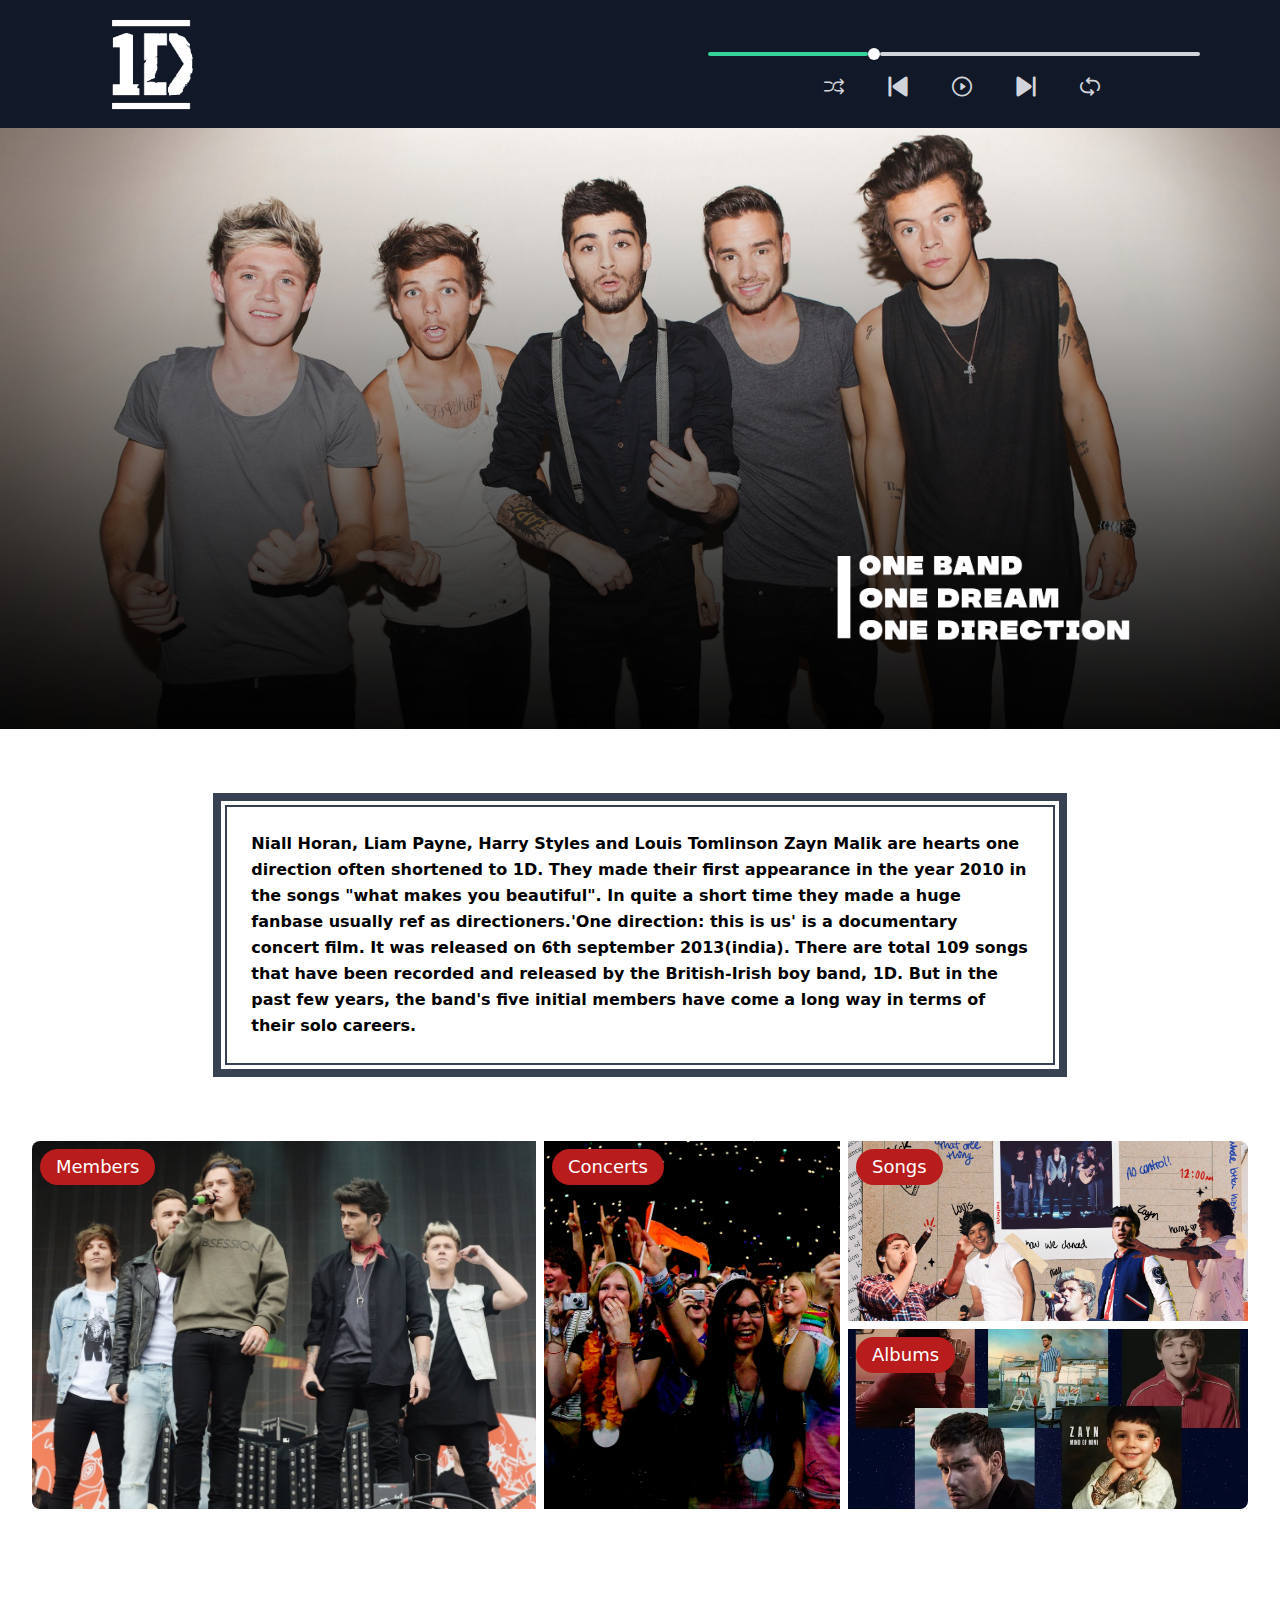
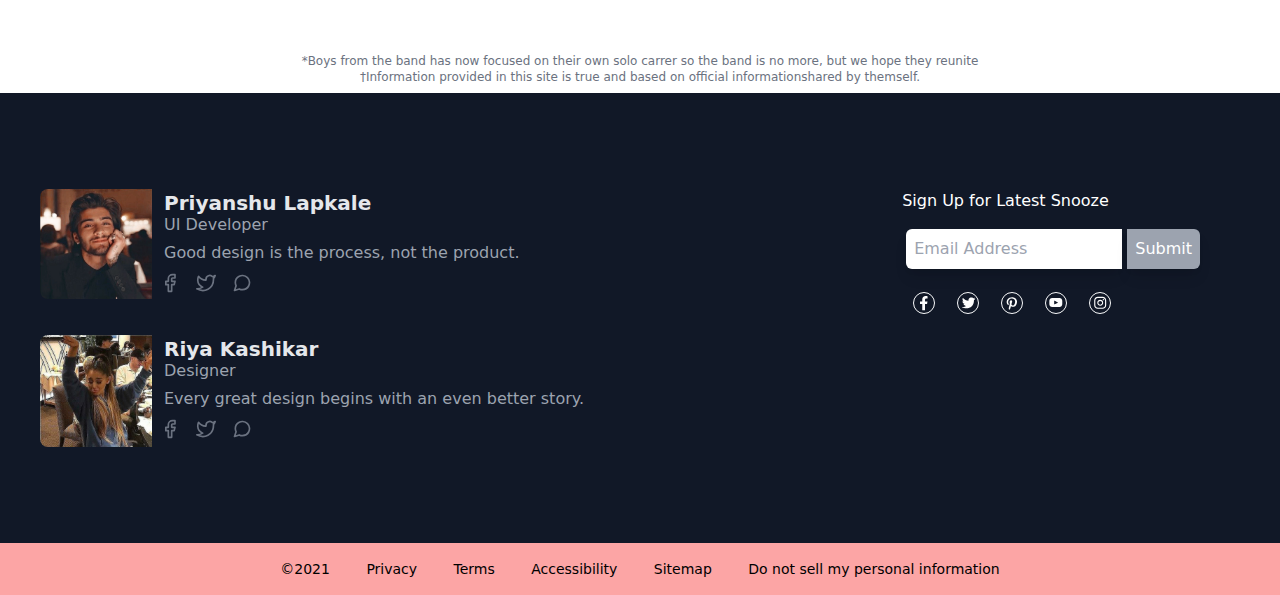
<file: index.html>
<html lang="en">
<head>
    <meta charset="UTF-8">
    <meta name="viewport" content="width=device-width, initial-scale=1.0">
    <link rel="stylesheet" href="styles.css">
    <link rel="stylesheet" href="pages/font/flaticon.css">
    <link rel="shortcut icon" type="image/x-icon" href="pages/Images/1Dlogo.png" />
    <title>1D Fandom</title>
</head>
<body>

    <!--Header-->
    <div class=" bg-gray-900 flex justify-between">
        <div class=" text-center py-4 pl-20">
            <a href="index.html">
                <img class="w-36 h-24 cursor-pointer" src="pages/Images/1Dlogo.png" alt="one-direction-Logo">
            </a>
        </div>
        <!-- Dummy Media Player -->
        <div class="align-middle">
            <div class="flex items-center">
                <div class="h-1 w-40 bg-green-400  mt-12 rounded-full"></div>
                <div class="w-3 h-3 bg-white rounded-full mt-12 transform hover:scale-125"></div>
                <div class="h-1 w-80 bg-gray-300  mt-12 mr-20 rounded-full"></div>
            </div>
            <div class="text-gray-300 flex space-x-6 p-3 pl-24">
                <div class="transform hover:scale-125">
                    <i class="flaticon-shuffle"></i>
                </div>
                <div class="transform hover:scale-75">
                    <i class="flaticon-previous"></i>
                </div>
                <div class="transform hover:scale-125">
                    <i class="flaticon-play-button"></i>
                </div>
                <div class="transform hover:scale-75">
                    <i class="flaticon-next"></i>
                </div>
                <div class="transform hover:scale-125">
                    <i class="flaticon-repeat"></i>
                </div>
            </div>
        </div>
    </div>
    
    <!--Main band photo-->
    <div class="">
        <img class="" src="pages/Images/MainPic/MainPic.png">
    </div>
    
    <!-- About One Direction -->
            <div class="ml-auto mr-auto mt-16 border-gray-700 border-8 w-2/3 p-1 leading-relaxed font-semibold">
            <div class="border-2 border-gray-700 p-6"><p>Niall Horan, Liam Payne, Harry Styles and Louis Tomlinson Zayn Malik are hearts one direction often shortened to 1D. They made their first appearance in the year 2010 in the songs "what makes you beautiful". In quite a short time they made a huge fanbase usually ref as directioners.'One direction: this is us' is a documentary concert film. It was released on 6th september 2013(india). There are total 109 songs that have been recorded and released by the British-Irish boy band, 1D. But in the past few years, the band's five initial members have come a long way in terms of their solo careers.</p>
            </div>
            </div>
    
    

    <!--Tiles-->
    <div class="flex pt-16 justify-center pb-16">
        <div class="transform hover:scale-95 h-92 w-126 mr-2 overflow-hidden rounded-l-lg">
            <a href="pages/Members.html">
                <div class="absolute text-white text-lg bg-red-700 hover:bg-red-600 rounded-full px-4 py-1 z-10 mt-2 ml-2 cursor-pointer">Members</div>
            </a>
            <img class="object-cover h-92 w-126 " src="pages/Images/Tiles/One-Direction-Performing-BBC-Radio-1-Big-Weekend-2014.jpg">
        </div>
        <div class="transform hover:scale-95 relative h-92 w-74 mr-2">
            <a href="pages/Concerts.html">  
                <div class="absolute text-white text-lg bg-red-700 hover:bg-red-600 rounded-full px-4 py-1 z-10 mt-2 ml-2 cursor-pointer">Concerts</div>
            </a>
            <img class="absolute object-cover object-bottom h-92 w-74" src="pages/Images/Tiles/20170815-pi8nVUskkLjN6fYl0JOa.jfif">
        </div>
        <div class="flex flex-col">
            <div class="transform hover:scale-95 h-45 mb-2 w-100 overflow-hidden rounded-tr-lg">
                <a href="pages/Songs.html">
                    <div class="absolute text-white text-lg bg-red-700 hover:bg-red-600 rounded-full px-4 py-1 z-10 mt-2 ml-2 cursor-pointer">Songs</div>
                </a>
                <img class="object-cover h-45 w-100" src="pages/Images/Tiles/SongsTile.jpg">
            </div>
            <div class="transform hover:scale-95 h-45 w-100 overflow-hidden rounded-br-lg">
                <a href="pages/Albums.html">
                    <div class="absolute text-white text-lg bg-red-700 hover:bg-red-600 rounded-full px-4 py-1 mt-2 ml-2 cursor-pointer overflow-hidden">Albums</div>
                </a>
                <img class="object-cover h-45 w-100" src="pages/Images/Tiles/AlbumTile.webp">
            </div>
        </div>
    </div>

    <div class="text-center pt-20 text-xs text-gray-500 pb-2">
        <div class="block">*Boys from the band has now focused on their own solo carrer so the band is no more, but we hope they reunite </div>
        <div class="block">†Information provided in this site is true and based on official informationshared by themself.</div>
    </div>
    
    <!-- Bottom -->
    <div class="bg-gray-900 py-24 flex justify-between">
        <div class="ml-10">
            <div class="flex overflow-hidden rounded-lg">
                <div>
                    <img class="w-28" src="pages/Images/Members/Priyanshu.jpg">
                </div>
                <div class="ml-3 flex flex-col">
                    <div class="font-semibold text-xl text-gray-200">Priyanshu Lapkale</div>
                    <div class="text-gray-400 -mt-1">UI Developer</div>
                    <div class="text-gray-400 mt-1">Good design is the process, not the product.</div>
                    <div class="flex mt-2 -ml-1 space-x-4">
                        <a class="text-gray-500 hover:text-gray-400">
                            <svg fill="none" stroke="currentColor" stroke-linecap="round" stroke-linejoin="round" stroke-width="2" class="w-5 h-5" viewBox="0 0 24 24">
                              <path d="M18 2h-3a5 5 0 00-5 5v3H7v4h3v8h4v-8h3l1-4h-4V7a1 1 0 011-1h3z"></path>
                            </svg>
                        </a>
                        <a class="ml-2 text-gray-500 hover:text-gray-400">
                            <svg fill="none" stroke="currentColor" stroke-linecap="round" stroke-linejoin="round" stroke-width="2" class="w-5 h-5" viewBox="0 0 24 24">
                              <path d="M23 3a10.9 10.9 0 01-3.14 1.53 4.48 4.48 0 00-7.86 3v1A10.66 10.66 0 013 4s-4 9 5 13a11.64 11.64 0 01-7 2c9 5 20 0 20-11.5a4.5 4.5 0 00-.08-.83A7.72 7.72 0 0023 3z"></path>
                            </svg>
                        </a>
                        <a class="ml-2 text-gray-500 hover:text-gray-400">
                            <svg fill="none" stroke="currentColor" stroke-linecap="round" stroke-linejoin="round" stroke-width="2" class="w-5 h-5" viewBox="0 0 24 24">
                              <path d="M21 11.5a8.38 8.38 0 01-.9 3.8 8.5 8.5 0 01-7.6 4.7 8.38 8.38 0 01-3.8-.9L3 21l1.9-5.7a8.38 8.38 0 01-.9-3.8 8.5 8.5 0 014.7-7.6 8.38 8.38 0 013.8-.9h.5a8.48 8.48 0 018 8v.5z"></path>
                            </svg>
                        </a>
                    </div>
                </div>
            </div>
            <div class="flex overflow-hidden rounded-lg mt-9">
                <div>
                    <img class="w-28" src="pages/Images/Members/Riyaaa.jpg">
                </div>
                <div class="ml-3 flex flex-col">
                    <div class="font-semibold text-xl text-gray-200">Riya Kashikar</div>
                    <div class="text-gray-400 -mt-1">Designer</div>
                    <div class="text-gray-400 mt-1">Every great design begins with an even better story.</div>
                    <div class="flex mt-2 -ml-1 space-x-4">
                        <a class="text-gray-500 hover:text-gray-400">
                            <svg fill="none" stroke="currentColor" stroke-linecap="round" stroke-linejoin="round" stroke-width="2" class="w-5 h-5" viewBox="0 0 24 24">
                              <path d="M18 2h-3a5 5 0 00-5 5v3H7v4h3v8h4v-8h3l1-4h-4V7a1 1 0 011-1h3z"></path>
                            </svg>
                        </a>
                        <a class="ml-2 text-gray-500 hover:text-gray-400">
                            <svg fill="none" stroke="currentColor" stroke-linecap="round" stroke-linejoin="round" stroke-width="2" class="w-5 h-5" viewBox="0 0 24 24">
                              <path d="M23 3a10.9 10.9 0 01-3.14 1.53 4.48 4.48 0 00-7.86 3v1A10.66 10.66 0 013 4s-4 9 5 13a11.64 11.64 0 01-7 2c9 5 20 0 20-11.5a4.5 4.5 0 00-.08-.83A7.72 7.72 0 0023 3z"></path>
                            </svg>
                        </a>
                        <a class="ml-2 text-gray-500 hover:text-gray-400">
                            <svg fill="none" stroke="currentColor" stroke-linecap="round" stroke-linejoin="round" stroke-width="2" class="w-5 h-5" viewBox="0 0 24 24">
                              <path d="M21 11.5a8.38 8.38 0 01-.9 3.8 8.5 8.5 0 01-7.6 4.7 8.38 8.38 0 01-3.8-.9L3 21l1.9-5.7a8.38 8.38 0 01-.9-3.8 8.5 8.5 0 014.7-7.6 8.38 8.38 0 013.8-.9h.5a8.48 8.48 0 018 8v.5z"></path>
                            </svg>
                        </a>
                    </div>
                </div>
            </div>
        </div>
        <div class="text-white mt- mr-20">
             <div>Sign Up for Latest Snooze</div>
             <input  class="p-2 rounded-l-md mt-4 ml-1 shadow-lg text-gray-900" type="text" placeholder="Email Address">
             <button class="p-2 bg-gray-400 hover:bg-gray-300 hover:shadow-inner hover:text-black mt-4 rounded-r-md shadow-lg" >Submit</button>
             <div class="flex pt-3">
                <img class="border-gray-50 rounded-full border-2 transform scale-50 hover:scale-75 ease-in cursor-pointer" src="pages/Images/icons/facebook.svg">
                <img class="border-gray-50 rounded-full border-2 transform scale-50 hover:scale-75 ease-in cursor-pointer" src="pages/Images/icons/twitter.svg">
                <img class="border-gray-50 rounded-full border-2 transform scale-50 hover:scale-75 ease-in cursor-pointer" src="pages/Images/icons/Pintrest.svg">
                <img class="border-gray-50 rounded-full border-2 transform scale-50 hover:scale-75 ease-in cursor-pointer" src="pages/Images/icons/Youtube.svg">
                <img class="border-gray-50 rounded-full border-2 transform scale-50 hover:scale-75 ease-in cursor-pointer" src="pages/Images/icons/Instagram.svg">
             </div>
        </div>
    </div>
    <!-- Footer -->
    <div class="bg-red-300 text-center text-sm py-4 space-x-8 ">
        <span class="hover:text-gray-500">&#169;2021</span>
        <span class="hover:text-gray-500 cursor-pointer">Privacy</span>
        <span class="hover:text-gray-500 cursor-pointer">Terms</span>
        <span class="hover:text-gray-500 cursor-pointer">Accessibility</span>
        <span class="hover:text-gray-500 cursor-pointer">Sitemap</span>
        <span class="hover:text-gray-500 cursor-pointer">Do not sell my personal information</span>
    </div>
    <!--<div>ッ</div>-->
    
</body>
</html>
</file>
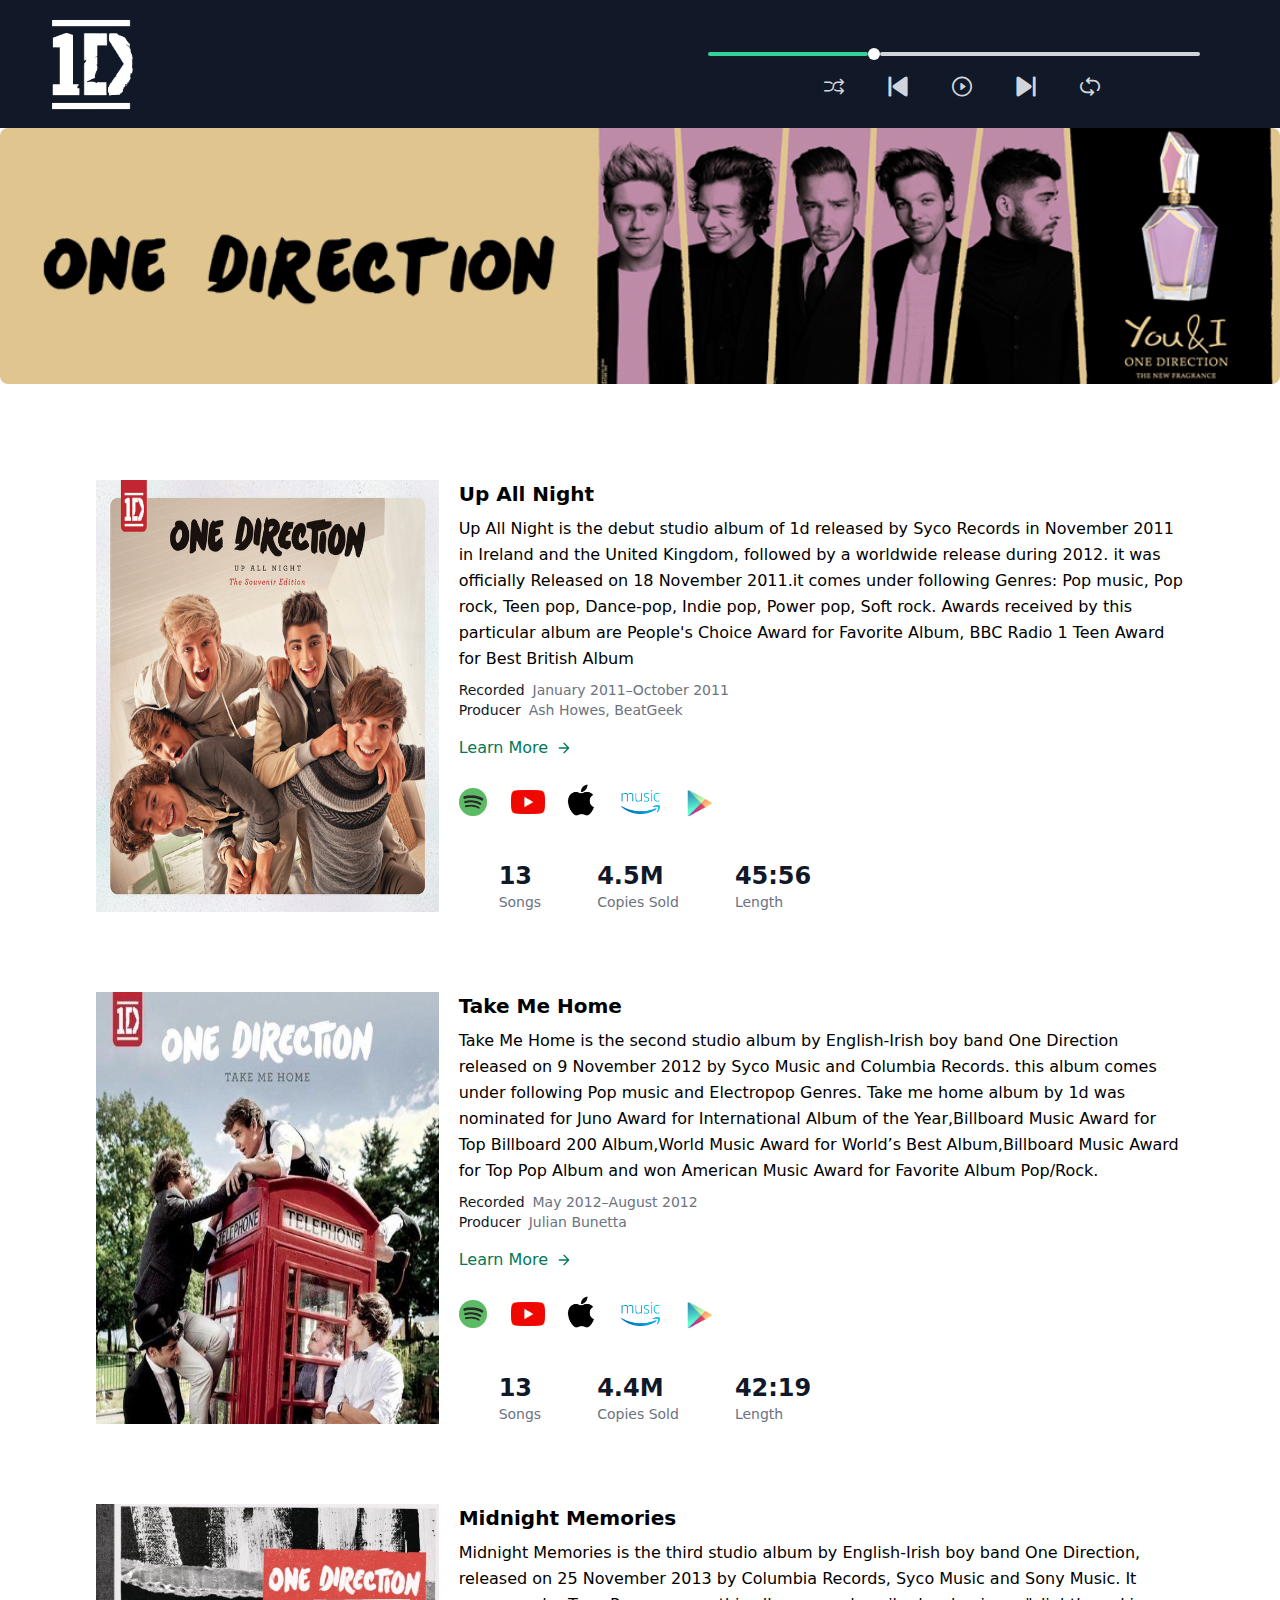
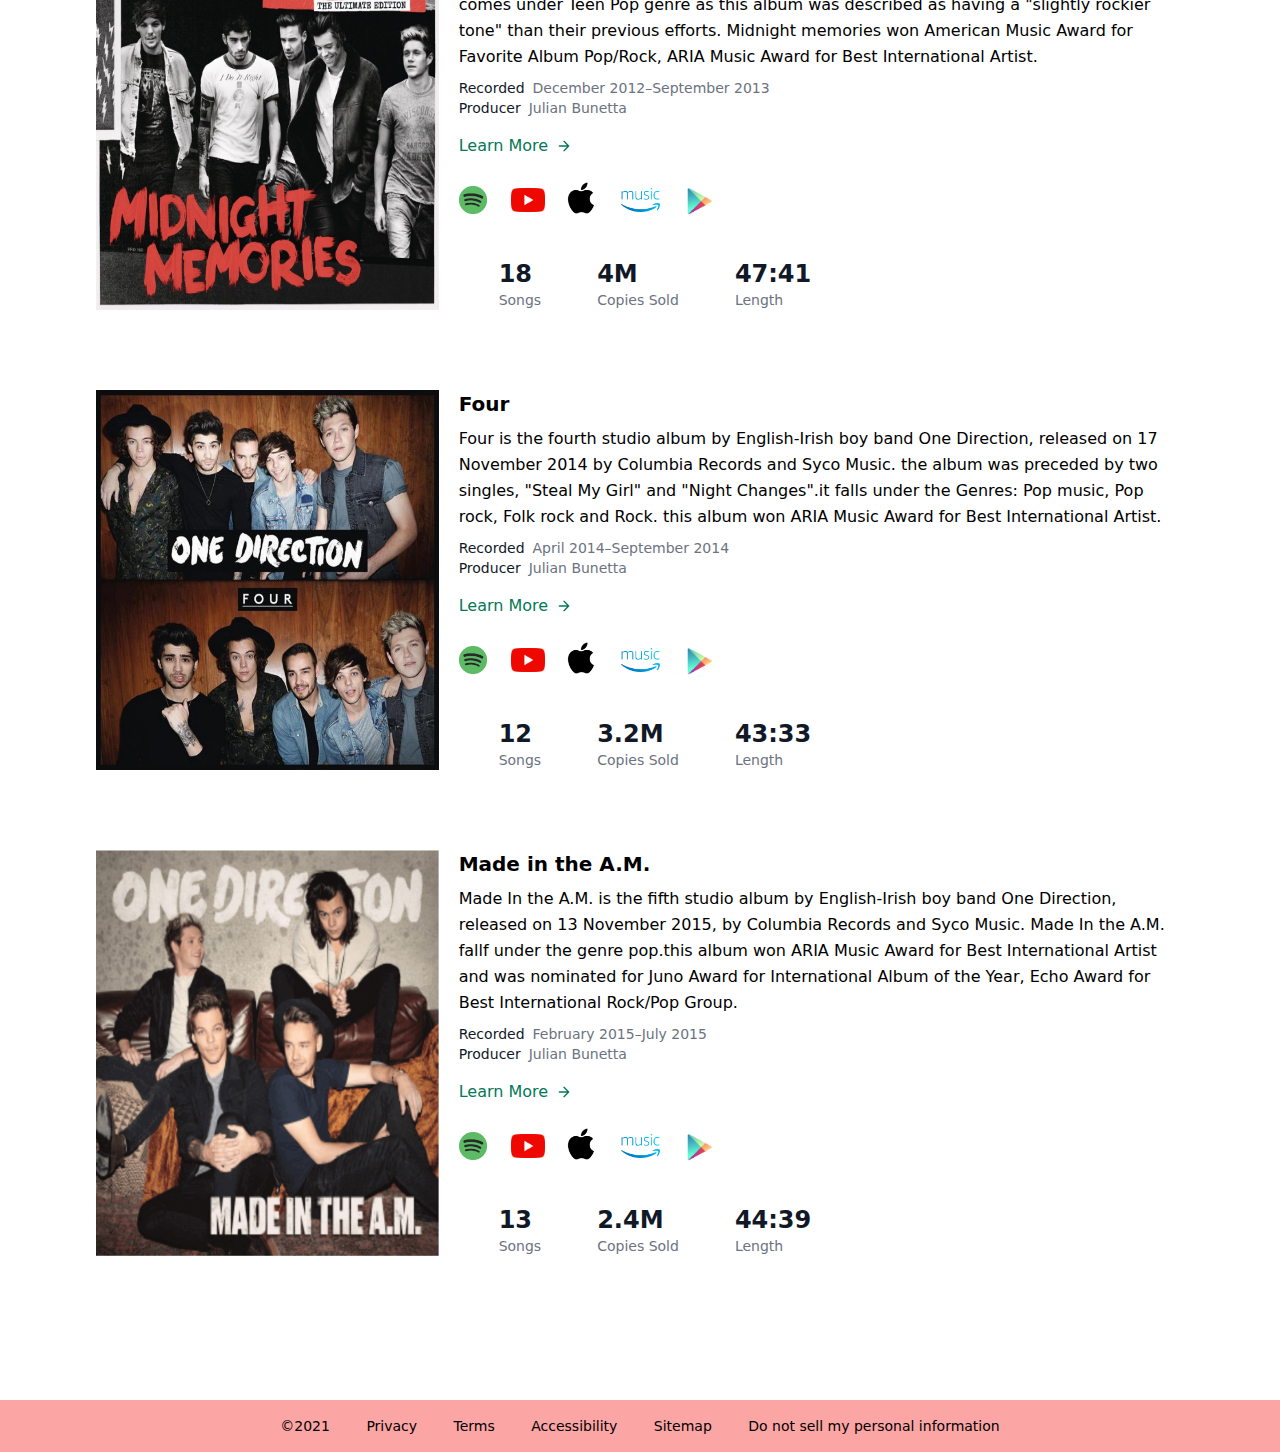
<file: pages/Albums.html>
<html lang="en">
<head>
    <meta charset="UTF-8">
    <meta name="viewport" content="width=device-width, initial-scale=1.0">
    <link rel="stylesheet" href="../styles.css">
    <link rel="stylesheet" href="font/flaticon.css">
    <link rel="shortcut icon" type="image/x-icon" href="pages/Images/1Dlogo.png" />
    <title>1D Fandom</title>
</head>
<body>

    <!--Header-->
    <div class=" bg-gray-900 flex justify-between">
        <div class=" text-center py-4 pl-5">
            <a href="../index.html">
                <img class="w-36 h-24 cursor-pointer" src="Images/1Dlogo.png" alt="one-direction-Logo">
            </a>
        </div>
        <!-- Dummy Media Player -->
        <div class="align-middle">
            <div class="flex items-center">
                <div class="h-1 w-40 bg-green-400  mt-12 rounded-full"></div>
                <div class="w-3 h-3 bg-white rounded-full mt-12 transform hover:scale-125"></div>
                <div class="h-1 w-80 bg-gray-300  mt-12 mr-20 rounded-full"></div>
            </div>
            <div class="text-gray-300 flex space-x-6 p-3 pl-24">
                <div class="transform hover:scale-125">
                    <i class="flaticon-shuffle"></i>
                </div>
                <div class="transform hover:scale-75">
                    <i class="flaticon-previous"></i>
                </div>
                <div class="transform hover:scale-125">
                    <i class="flaticon-play-button"></i>
                </div>
                <div class="transform hover:scale-75">
                    <i class="flaticon-next"></i>
                </div>
                <div class="transform hover:scale-125">
                    <i class="flaticon-repeat"></i>
                </div>
            </div>
        </div>
    </div>
    <div class="rounded-lg h-64 overflow-hidden ">
      <img alt="content" class="object-cover object-left h-full w-full" src="Images/Members/one-direction-brand-banner.png">
  </div>
    <!-- Albums -->
    <section>
      <!-- Up All Night -->
      <div class="ml-auto mr-auto mt-24 px-24">
        <div class="flex flex-row">
          <img class="w-4/12 pr-5" src="Images/AlbumCovers/UpAllNight.png">
          <div class="flex flex-col">
            <div class="text-xl mb-2 font-semibold">Up All Night</div>
            <p class="leading-relaxed">Up All Night is the debut studio album of 1d released by Syco Records in November 2011 in Ireland and the United Kingdom, followed by a worldwide release during 2012. it was officially Released on 18 November 2011.it comes under following Genres: Pop music, Pop rock, Teen pop, Dance-pop, Indie pop, Power pop, Soft rock. Awards received by this particular album are People's Choice Award for Favorite Album, BBC Radio 1 Teen Award for Best British Album</p>
            <div class="mt-2">
              <div class="flex">
                <div class="text-sm text-gray-900 mr-2">Recorded</div>
                <div class="text-gray-500 text-sm">January 2011–October 2011</div>
              </div>
              <div class="flex">
                <div class="text-sm text-gray-900 mr-2">Producer</div>
                <div class="text-gray-500 text-sm">Ash Howes, BeatGeek</div>
              </div>
            </div>
            
            <div class="flex flex-col">
              <div class="flex">
                <a  target="_blank " href="https://en.wikipedia.org/wiki/Up_All_Night_(One_Direction_album)" class="-ml-2 mt-2 text-green-700 inline-flex items-center cursor-pointer transform hover:scale-105 hover:shadow-md rounded-full p-2">Learn More
                  <svg fill="none" stroke="currentColor" stroke-linecap="round" stroke-linejoin="round" stroke-width="2" class="w-4 h-4 ml-2" viewBox="0 0 24 24">
                  <path d="M5 12h14M12 5l7 7-7 7"></path>
                  </svg>
                </a>
              </div>
              <div class="flex items-center mt-1">
                <img class="h-7 mt-3 mr-6 transform hover:scale-110" src="Images/icons/Spotify.png">
                <img class="h-6 mt-3 mr-5 transform hover:scale-105" src="Images/icons/Youtube.png">
                <img class="h-8 mt-2 mr-6 transform hover:scale-105" src="Images/icons/Apple.png">
                <img class="h-6 mt-3 mr-5 transform hover:scale-110" src="Images/icons/Amazonmusic.png">
                <img class="h-9 mt-3 mr-5 transform hover:scale-110" src="Images/icons/PlayServices.png">
              </div>
            </div>
            
            <div class="flex flex-row mr-auto mt-10">
              <div class="flex flex-col ml-10">
                <div class="font-semibold text-2xl text-gray-900">13</div>
                <div class="text-gray-500 text-sm">Songs</div>
              </div>
              <div class="flex flex-col ml-14">
                <div class="font-semibold text-2xl text-gray-900 ">4.5M</div>
                <div class="text-gray-500 text-sm">Copies Sold</div>
              </div>
              <div class="flex flex-col ml-14">
                <div class="font-semibold text-2xl text-gray-900 ">45:56</div>
                <div class="text-gray-500 text-sm">Length</div>
              </div>
            </div>
          </div>
        </div>
      </div>

      <!-- Take Me Home -->
      <div class="ml-auto mr-auto mt-20 px-24">
        <div class="flex flex-row">
          <img class="w-4/12 pr-5" src="Images/AlbumCovers/TakeMeHome.jfif">
          <div class="flex flex-col">
            <div class="text-xl mb-2 font-semibold">Take Me Home</div>
            <p class="leading-relaxed">Take Me Home is the second studio album by English-Irish boy band One Direction released on 9 November 2012 by Syco Music and Columbia Records.  this album comes under following  Pop music and Electropop Genres. Take me home album by 1d was nominated for Juno Award for International Album of the Year,Billboard Music Award for Top Billboard 200 Album,World Music Award for World’s Best Album,Billboard Music Award for Top Pop Album
              and won American Music Award for Favorite Album Pop/Rock.</p>
            <div class="mt-2">
              <div class="flex">
                <div class="text-sm text-gray-900 mr-2">Recorded</div>
                <div class="text-gray-500 text-sm">May 2012–August 2012</div>
              </div>
              <div class="flex">
                <div class="text-sm text-gray-900 mr-2">Producer</div>
                <div class="text-gray-500 text-sm">Julian Bunetta</div>
              </div>
            </div>
            
            <div class="flex flex-col">
              <div class="flex">
                <a  target="_blank " href="https://en.wikipedia.org/wiki/Take_Me_Home_(One_Direction_album)" class="-ml-2 mt-2 text-green-700 inline-flex items-center cursor-pointer transform hover:scale-105 hover:shadow-md rounded-full p-2">Learn More
                  <svg fill="none" stroke="currentColor" stroke-linecap="round" stroke-linejoin="round" stroke-width="2" class="w-4 h-4 ml-2" viewBox="0 0 24 24">
                  <path d="M5 12h14M12 5l7 7-7 7"></path>
                  </svg>
                </a>
              </div>
              <div class="flex items-center mt-1">
                <img class="h-7 mt-3 mr-6 transform hover:scale-110" src="Images/icons/Spotify.png">
                <img class="h-6 mt-3 mr-5 transform hover:scale-105" src="Images/icons/Youtube.png">
                <img class="h-8 mt-2 mr-6 transform hover:scale-105" src="Images/icons/Apple.png">
                <img class="h-6 mt-3 mr-5 transform hover:scale-110" src="Images/icons/Amazonmusic.png">
                <img class="h-9 mt-3 mr-5 transform hover:scale-110" src="Images/icons/PlayServices.png">
              </div>
            </div>
            
            <div class="flex flex-row mr-auto mt-10">
              <div class="flex flex-col ml-10">
                <div class="font-semibold text-2xl text-gray-900">13</div>
                <div class="text-gray-500 text-sm">Songs</div>
              </div>
              <div class="flex flex-col ml-14">
                <div class="font-semibold text-2xl text-gray-900 ">4.4M</div>
                <div class="text-gray-500 text-sm">Copies Sold</div>
              </div>
              <div class="flex flex-col ml-14">
                <div class="font-semibold text-2xl text-gray-900 ">42:19</div>
                <div class="text-gray-500 text-sm">Length</div>
              </div>
            </div>
          </div>
        </div>
      </div>

      <!-- Midnight Memories -->
      <div class="ml-auto mr-auto mt-20 px-24 ">
        <div class="flex flex-row">
          <img class="w-4/12 pr-5" src="Images/AlbumCovers/MidnightMemories.jfif">
          <div class="flex flex-col">
            <div class="text-xl mb-2 font-semibold">Midnight Memories</div>
            <p class="leading-relaxed">Midnight Memories is the third studio album by English-Irish boy band One Direction, released on 25 November 2013 by Columbia Records, Syco Music and Sony Music. It comes under Teen Pop genre as this album was described as having a "slightly rockier tone" than their previous efforts. Midnight memories won American Music Award for Favorite Album Pop/Rock, ARIA Music Award for Best International Artist.</p>
            <div class="mt-2">
              <div class="flex">
                <div class="text-sm text-gray-900 mr-2">Recorded</div>
                <div class="text-gray-500 text-sm">December 2012–September 2013</div>
              </div>
              <div class="flex">
                <div class="text-sm text-gray-900 mr-2">Producer</div>
                <div class="text-gray-500 text-sm">Julian Bunetta</div>
              </div>
            </div>
            
            <div class="flex flex-col">
              <div class="flex">
                <a  target="_blank " href="https://en.wikipedia.org/wiki/Midnight_Memories" class="-ml-2 mt-2 text-green-700 inline-flex items-center cursor-pointer transform hover:scale-105 hover:shadow-md rounded-full p-2">Learn More
                  <svg fill="none" stroke="currentColor" stroke-linecap="round" stroke-linejoin="round" stroke-width="2" class="w-4 h-4 ml-2" viewBox="0 0 24 24">
                  <path d="M5 12h14M12 5l7 7-7 7"></path>
                  </svg>
                </a>
              </div>
              <div class="flex items-center mt-1">
                <img class="h-7 mt-3 mr-6 transform hover:scale-110" src="Images/icons/Spotify.png">
                <img class="h-6 mt-3 mr-5 transform hover:scale-105" src="Images/icons/Youtube.png">
                <img class="h-8 mt-2 mr-6 transform hover:scale-105" src="Images/icons/Apple.png">
                <img class="h-6 mt-3 mr-5 transform hover:scale-110" src="Images/icons/Amazonmusic.png">
                <img class="h-9 mt-3 mr-5 transform hover:scale-110" src="Images/icons/PlayServices.png">
              </div>
            </div>
            
            <div class="flex flex-row mr-auto mt-10">
              <div class="flex flex-col ml-10">
                <div class="font-semibold text-2xl text-gray-900">18 </div>
                <div class="text-gray-500 text-sm">Songs</div>
              </div>
              <div class="flex flex-col ml-14">
                <div class="font-semibold text-2xl text-gray-900 ">4M</div>
                <div class="text-gray-500 text-sm">Copies Sold</div>
              </div>
              <div class="flex flex-col ml-14">
                <div class="font-semibold text-2xl text-gray-900 ">47:41</div>
                <div class="text-gray-500 text-sm">Length</div>
              </div>
            </div>
          </div>
        </div>
      </div>

      <!-- Four -->
      <div class="ml-auto mr-auto mt-20 px-24">
        <div class="flex flex-row">
          <img class="w-4/12 pr-5" src="Images/AlbumCovers/Four.jfif">
          <div class="flex flex-col">
            <div class="text-xl mb-2 font-semibold">Four</div>
            <p class="leading-relaxed">Four is the fourth studio album by English-Irish boy band One Direction, released on 17 November 2014 by Columbia Records and Syco Music. the album was preceded by two singles, "Steal My Girl" and "Night Changes".it falls under the Genres: Pop music, Pop rock, Folk rock and Rock. this album won ARIA Music Award for Best International Artist.</p>
            <div class="mt-2">
              <div class="flex">
                <div class="text-sm text-gray-900 mr-2">Recorded</div>
                <div class="text-gray-500 text-sm">April 2014–September 2014</div>
              </div>
              <div class="flex">
                <div class="text-sm text-gray-900 mr-2">Producer</div>
                <div class="text-gray-500 text-sm">Julian Bunetta</div>
              </div>
            </div>
            
            <div class="flex flex-col">
              <div class="flex">
                <a  target="_blank " href="https://en.wikipedia.org/wiki/Four_(One_Direction_album)" class="-ml-2 mt-2 text-green-700 inline-flex items-center cursor-pointer transform hover:scale-105 hover:shadow-md rounded-full p-2">Learn More
                  <svg fill="none" stroke="currentColor" stroke-linecap="round" stroke-linejoin="round" stroke-width="2" class="w-4 h-4 ml-2" viewBox="0 0 24 24">
                  <path d="M5 12h14M12 5l7 7-7 7"></path>
                  </svg>
                </a>
              </div>
              <div class="flex items-center mt-1">
                <img class="h-7 mt-3 mr-6 transform hover:scale-110" src="Images/icons/Spotify.png">
                <img class="h-6 mt-3 mr-5 transform hover:scale-105" src="Images/icons/Youtube.png">
                <img class="h-8 mt-2 mr-6 transform hover:scale-105" src="Images/icons/Apple.png">
                <img class="h-6 mt-3 mr-5 transform hover:scale-110" src="Images/icons/Amazonmusic.png">
                <img class="h-9 mt-3 mr-5 transform hover:scale-110" src="Images/icons/PlayServices.png">
              </div>
            </div>
            
            <div class="flex flex-row mr-auto mt-10">
              <div class="flex flex-col ml-10">
                <div class="font-semibold text-2xl text-gray-900">12</div>
                <div class="text-gray-500 text-sm">Songs</div>
              </div>
              <div class="flex flex-col ml-14">
                <div class="font-semibold text-2xl text-gray-900 ">3.2M</div>
                <div class="text-gray-500 text-sm">Copies Sold</div>
              </div>
              <div class="flex flex-col ml-14">
                <div class="font-semibold text-2xl text-gray-900 ">43:33</div>
                <div class="text-gray-500 text-sm">Length</div>
              </div>
            </div>
          </div>
        </div>
      </div>

      <!-- Made in the A.M. -->
      <div class="ml-auto mr-auto mt-20 px-24">
        <div class="flex flex-row">
          <img class="w-4/12 pr-5" src="Images/AlbumCovers/MadeintheAM1.png">
          <div class="flex flex-col">
            <div class="text-xl mb-2 font-semibold">Made in the A.M.</div>
            <p class="leading-relaxed">Made In the A.M. is the fifth studio album by English-Irish boy band One Direction, released on 13 November 2015, by Columbia Records and Syco Music. Made In the A.M. fallf under the genre pop.this album won ARIA Music Award for Best International Artist and was nominated for Juno Award for International Album of the Year, Echo Award for Best International Rock/Pop Group.</p>
            <div class="mt-2">
              <div class="flex">
                <div class="text-sm text-gray-900 mr-2">Recorded</div>
                <div class="text-gray-500 text-sm">February 2015–July 2015</div>
              </div>
              <div class="flex">
                <div class="text-sm text-gray-900 mr-2">Producer</div>
                <div class="text-gray-500 text-sm">Julian Bunetta</div>
              </div>
            </div>
            
            <div class="flex flex-col">
              <div class="flex">
                <a  target="_blank " href="https://en.wikipedia.org/wiki/Made_in_the_A.M." class="-ml-2 mt-2 text-green-700 inline-flex items-center cursor-pointer transform hover:scale-105 hover:shadow-md rounded-full p-2">Learn More
                  <svg fill="none" stroke="currentColor" stroke-linecap="round" stroke-linejoin="round" stroke-width="2" class="w-4 h-4 ml-2" viewBox="0 0 24 24">
                  <path d="M5 12h14M12 5l7 7-7 7"></path>
                  </svg>
                </a>
              </div>
              <div class="flex items-center mt-1">
                <img class="h-7 mt-3 mr-6 transform hover:scale-110" src="Images/icons/Spotify.png">
                <img class="h-6 mt-3 mr-5 transform hover:scale-105" src="Images/icons/Youtube.png">
                <img class="h-8 mt-2 mr-6 transform hover:scale-105" src="Images/icons/Apple.png">
                <img class="h-6 mt-3 mr-5 transform hover:scale-110" src="Images/icons/Amazonmusic.png">
                <img class="h-9 mt-3 mr-5 transform hover:scale-110" src="Images/icons/PlayServices.png">
              </div>
            </div>
            
            <div class="flex flex-row mr-auto mt-10">
              <div class="flex flex-col ml-10">
                <div class="font-semibold text-2xl text-gray-900">13</div>
                <div class="text-gray-500 text-sm">Songs</div>
              </div>
              <div class="flex flex-col ml-14">
                <div class="font-semibold text-2xl text-gray-900 ">2.4M</div>
                <div class="text-gray-500 text-sm">Copies Sold</div>
              </div>
              <div class="flex flex-col ml-14">
                <div class="font-semibold text-2xl text-gray-900 ">44:39</div>
                <div class="text-gray-500 text-sm">Length</div>
              </div>
            </div>
          </div>
        </div>
      </div>

      
    </section>
    

    <!-- Footer -->
    <div class="bg-red-300 text-center text-sm py-4 space-x-8 mt-36">
        <span class="hover:text-gray-500">&#169;2021</span>
        <span class="hover:text-gray-500 cursor-pointer">Privacy</span>
        <span class="hover:text-gray-500 cursor-pointer">Terms</span>
        <span class="hover:text-gray-500 cursor-pointer">Accessibility</span>
        <span class="hover:text-gray-500 cursor-pointer">Sitemap</span>
        <span class="hover:text-gray-500 cursor-pointer">Do not sell my personal information</span>
    </div>
    
</body>
</html>
</file>
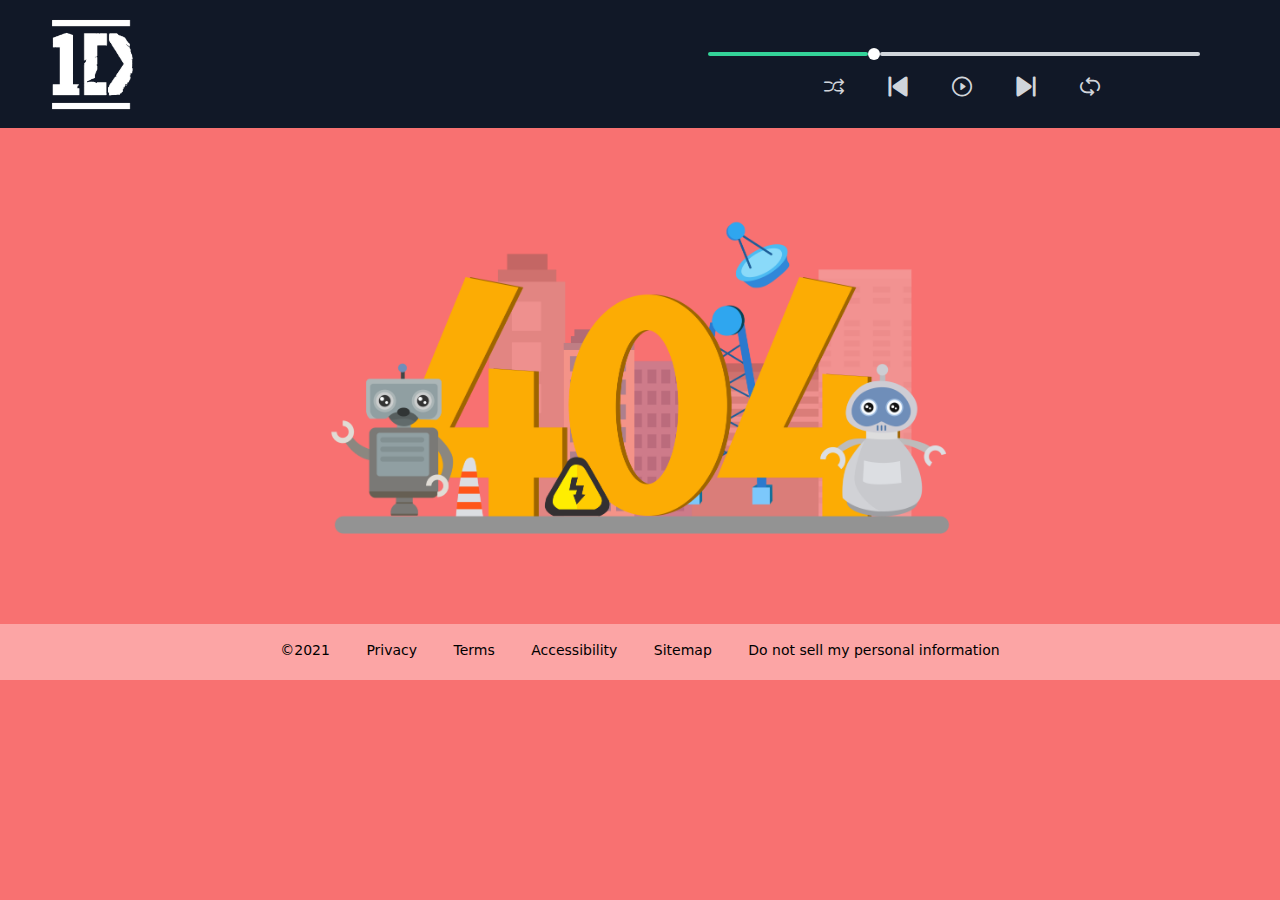
<file: pages/Concerts.html>
<html lang="en">
<head>
    <meta charset="UTF-8">
    <meta name="viewport" content="width=device-width, initial-scale=1.0">
    <link rel="stylesheet" href="../styles.css">
    <link rel="stylesheet" href="font/flaticon.css">
    <link rel="shortcut icon" type="image/x-icon" href="pages/Images/1Dlogo.png" />
    <title>1D Fandom</title>
</head>
<body class="bg-red-400">
    <!--Header-->
    <div class=" bg-gray-900 flex justify-between">
        <div class=" text-center py-4 pl-5">
            <a href="../index.html">
                <img class="w-36 h-24 cursor-pointer" src="Images/1Dlogo.png" alt="one-direction-Logo">
            </a>
        </div>
        <!-- Dummy Media Player -->
        <div class="align-middle">
            <div class="flex items-center">
                <div class="h-1 w-40 bg-green-400  mt-12 rounded-full"></div>
                <div class="w-3 h-3 bg-white rounded-full mt-12 transform hover:scale-125"></div>
                <div class="h-1 w-80 bg-gray-300  mt-12 mr-20 rounded-full"></div>
            </div>
            <div class="text-gray-300 flex space-x-6 p-3 pl-24">
                <div class="transform hover:scale-125">
                    <i class="flaticon-shuffle"></i>
                </div>
                <div class="transform hover:scale-75">
                    <i class="flaticon-previous"></i>
                </div>
                <div class="transform hover:scale-125">
                    <i class="flaticon-play-button"></i>
                </div>
                <div class="transform hover:scale-75">
                    <i class="flaticon-next"></i>
                </div>
                <div class="transform hover:scale-125">
                    <i class="flaticon-repeat"></i>
                </div>
            </div>
        </div>
    </div>

    <img class="w-2/4 mx-auto mt-16" src="Images/—Pngtree—404 robot mechanical vector_4627839.png">
    <!-- Footer -->
    <div class="bg-red-300 text-center text-sm pt-4 pb-5 space-x-8 mt-16">
        <span class="hover:text-gray-500">&#169;2021</span>
        <span class="hover:text-gray-500 cursor-pointer">Privacy</span>
        <span class="hover:text-gray-500 cursor-pointer">Terms</span>
        <span class="hover:text-gray-500 cursor-pointer">Accessibility</span>
        <span class="hover:text-gray-500 cursor-pointer">Sitemap</span>
        <span class="hover:text-gray-500 cursor-pointer">Do not sell my personal information</span>
    </div>
    
</body>
</html>
</file>
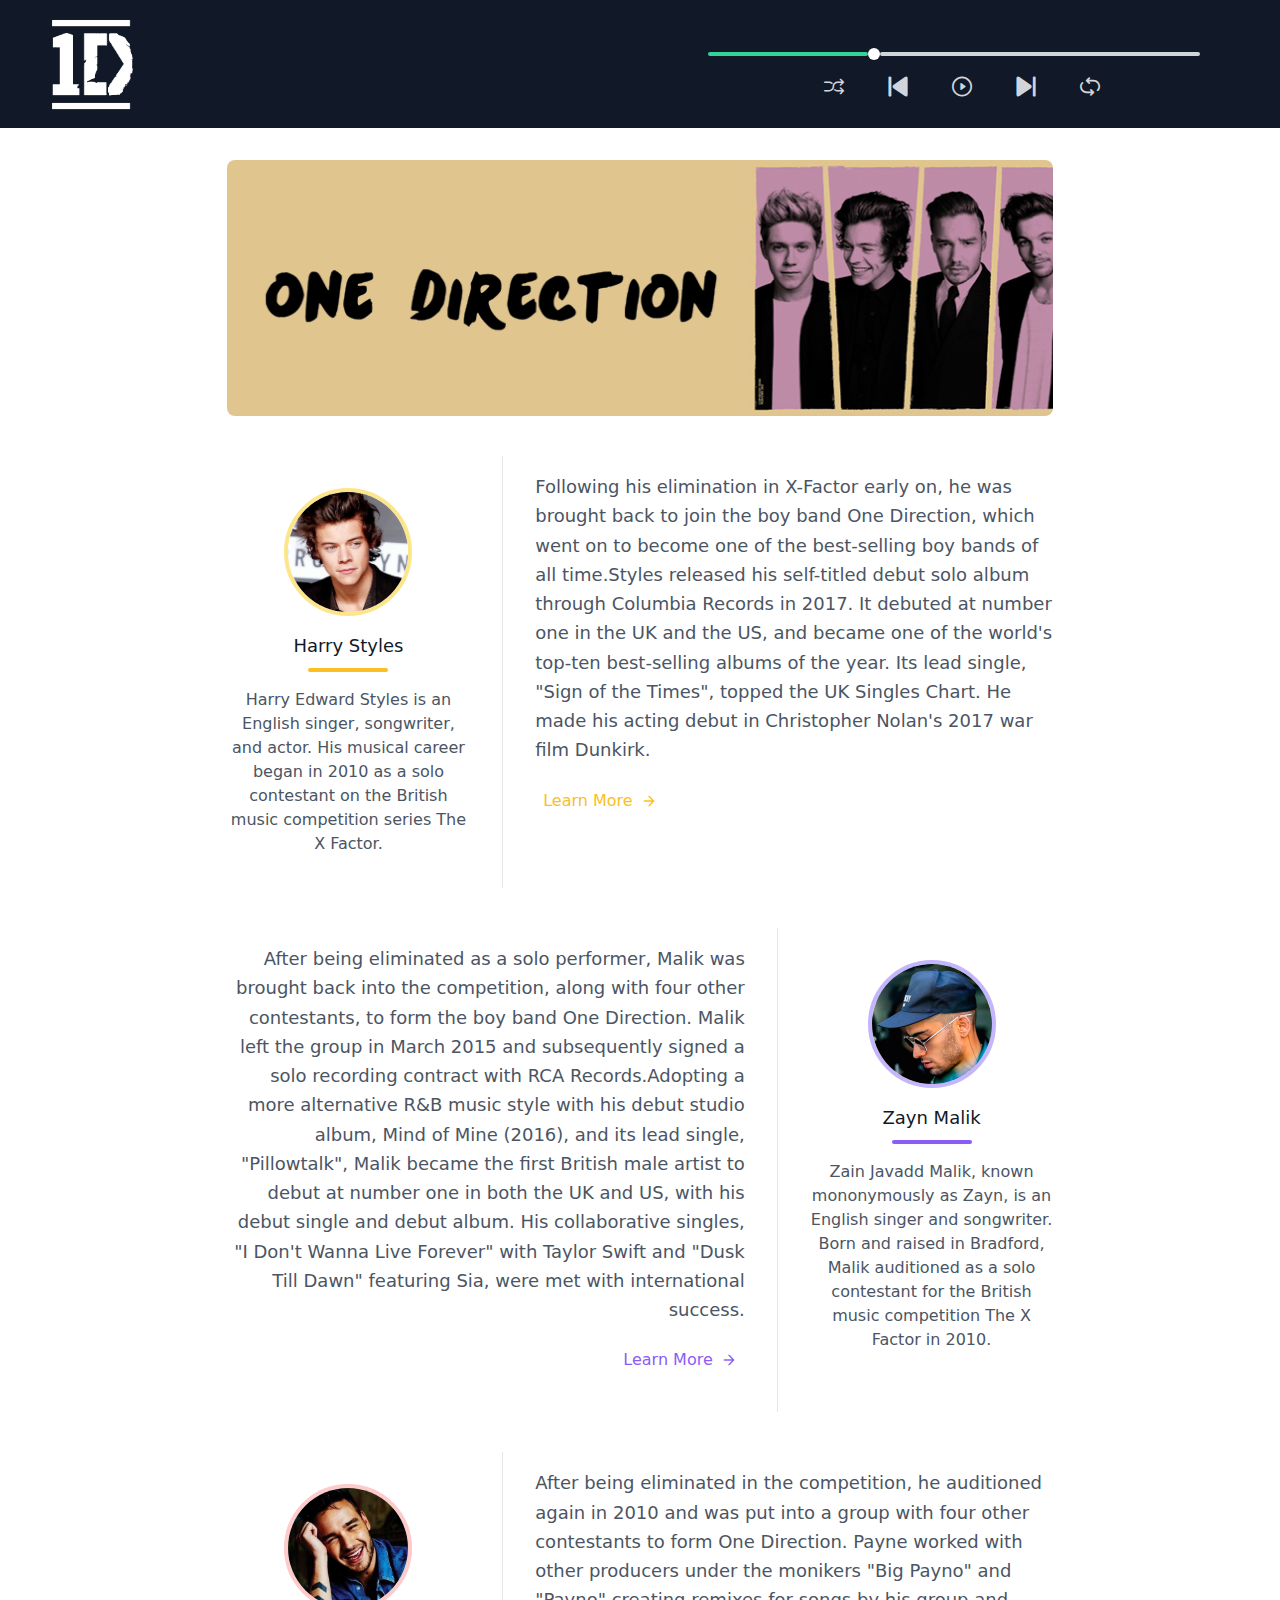
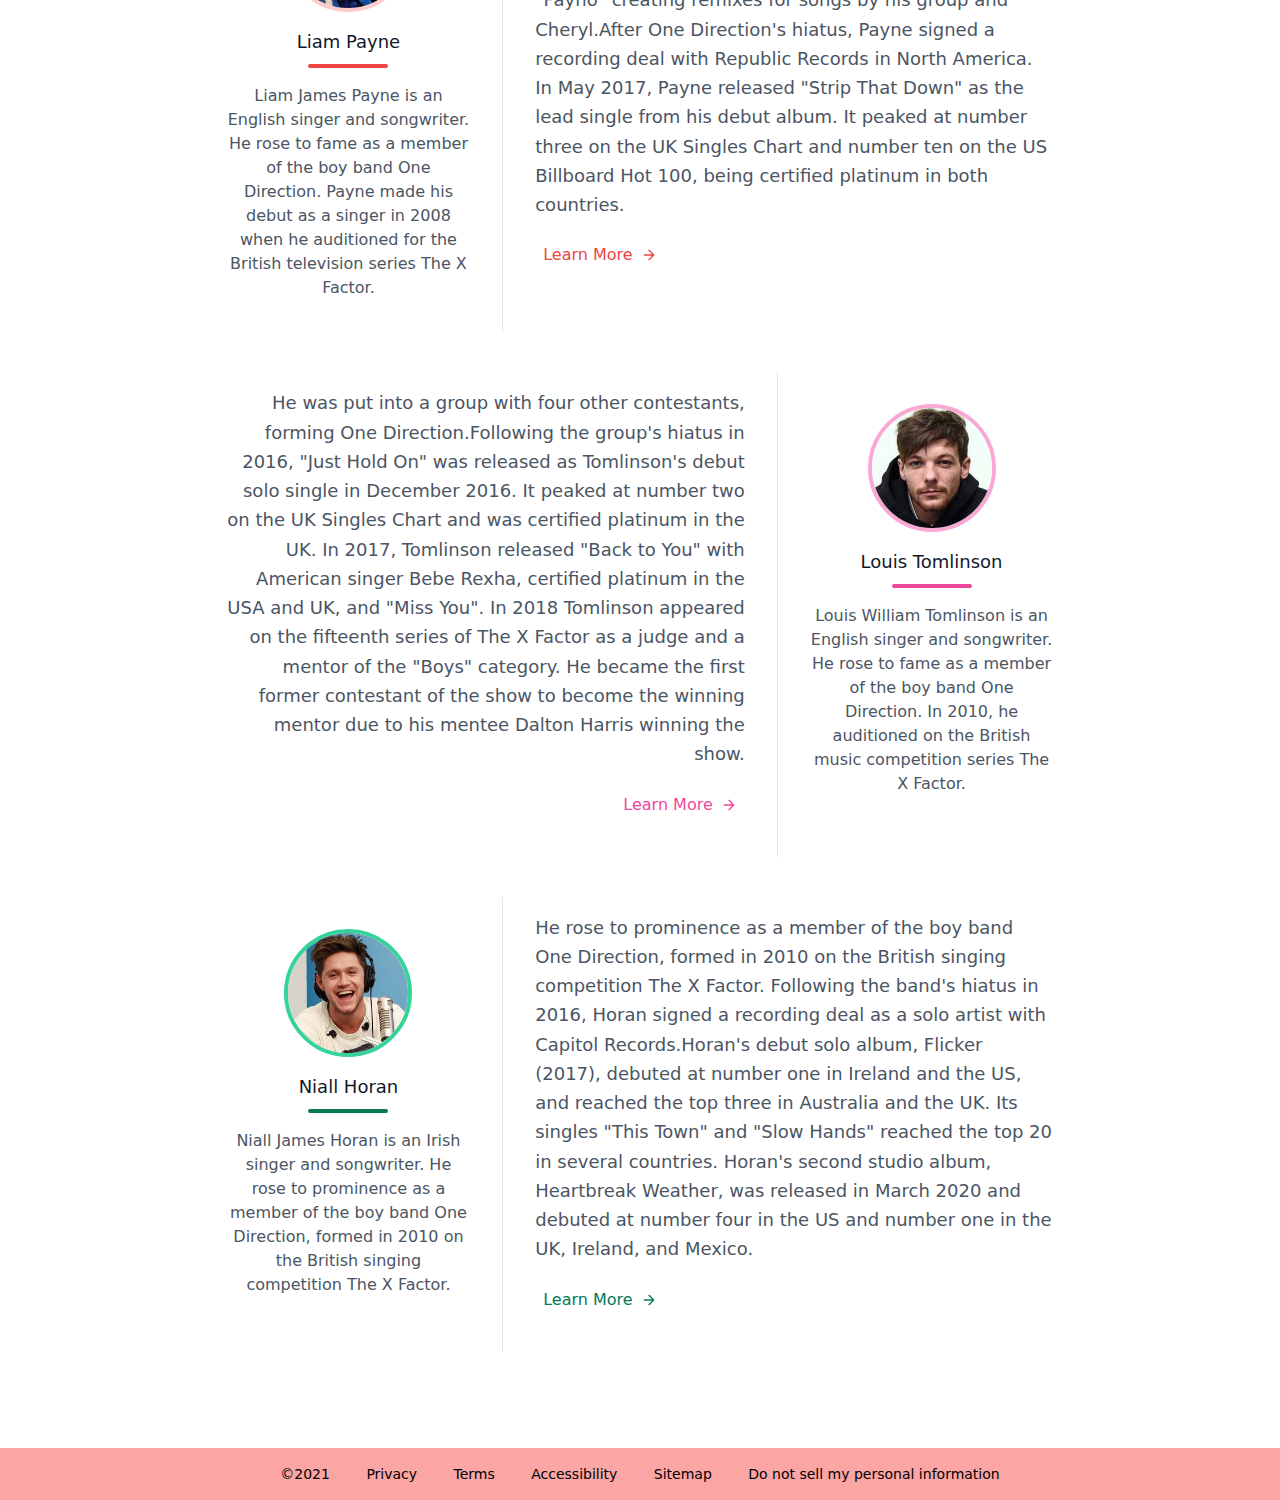
<file: pages/Members.html>
<html lang="en">
<head>
    <meta charset="UTF-8">
    <meta name="viewport" content="width=device-width, initial-scale=1.0">
    <link rel="stylesheet" href="../styles.css">
    <link rel="stylesheet" href="font/flaticon.css">
    <link rel="shortcut icon" type="image/x-icon" href="pages/Images/1Dlogo.png" />
    <title>1D Fandom</title>
</head>
<body>

    <!--Header-->
    <div class=" bg-gray-900 flex justify-between">
        <div class=" text-center py-4 pl-5">
            <a href="../index.html">
                <img class="w-36 h-24 cursor-pointer" src="Images/1Dlogo.png" alt="one-direction-Logo">
            </a>
        </div>
        <!-- Dummy Media Player -->
        <div class="align-middle">
            <div class="flex items-center">
                <div class="h-1 w-40 bg-green-400  mt-12 rounded-full"></div>
                <div class="w-3 h-3 bg-white rounded-full mt-12 transform hover:scale-125"></div>
                <div class="h-1 w-80 bg-gray-300  mt-12 mr-20 rounded-full"></div>
            </div>
            <div class="text-gray-300 flex space-x-6 p-3 pl-24">
                <div class="transform hover:scale-125">
                    <i class="flaticon-shuffle"></i>
                </div>
                <div class="transform hover:scale-75">
                    <i class="flaticon-previous"></i>
                </div>
                <div class="transform hover:scale-125">
                    <i class="flaticon-play-button"></i>
                </div>
                <div class="transform hover:scale-75">
                    <i class="flaticon-next"></i>
                </div>
                <div class="transform hover:scale-125">
                    <i class="flaticon-repeat"></i>
                </div>
            </div>
        </div>
    </div>
   
    <!-- Memebers -->
    <section class="text-gray-600 body-font">
    <div class="container px-5 pb-24 pt-8 mx-auto flex flex-col">
        <div class="lg:w-4/6 mx-auto">
            <div class="rounded-lg h-64 overflow-hidden ">
                <img alt="content" class="object-cover object-left h-full w-full" src="Images/Members/one-direction-brand-banner.png">
            </div>

            <!-- Harry Styles -->
            <div class="flex flex-row mt-10">
                <div class="w-1/3 text-center pr-8 py-8">
                    <div class="w-32 h-32 rounded-full inline-flex items-center justify-center overflow-hidden border-4 border-yellow-200 hover:shadow-2xl">
                        <img src="Images/Members/Harry.jpg">
                    </div>
                    <div class="flex flex-col items-center text-center justify-center">
                        <h2 class="font-medium mt-4 text-gray-900 text-lg">Harry Styles</h2>
                        <div class="w-20 h-1 bg-yellow-400 rounded mt-2 mb-4"></div>
                        <p class="text-base">Harry Edward Styles is an English singer, songwriter, and actor. His musical career began in 2010 as a solo contestant on the British music competition series The X Factor.</p>
                    </div>
                </div>
                <div class="w-2/3 pl-8 py-8 border-l border-gray-200 pt-4 mt-0 text-left">
                    <p class="leading-relaxed text-lg mb-4">Following his elimination in X-Factor early on, he was brought back to join the boy band One Direction, which went on to become one of the best-selling boy bands of all time.Styles released his self-titled debut solo album through Columbia Records in 2017. It debuted at number one in the UK and the US, and became one of the world's top-ten best-selling albums of the year. Its lead single, "Sign of the Times", topped the UK Singles Chart. He made his acting debut in Christopher Nolan's 2017 war film Dunkirk.</p>
                    <a  target="_blank" href="https://en.wikipedia.org/wiki/Harry_Styles" class="text-yellow-400 inline-flex items-center cursor-pointer transform hover:scale-105 hover:shadow-md rounded-full p-2">Learn More
                        <svg fill="none" stroke="currentColor" stroke-linecap="round" stroke-linejoin="round" stroke-width="2" class="w-4 h-4 ml-2" viewBox="0 0 24 24">
                        <path d="M5 12h14M12 5l7 7-7 7"></path>
                        </svg>
                    </a>
                </div>
            </div>

            <!-- Zayn Malik -->
            <div class="flex flex-row mt-10">
                <div class="w-2/3 pr-8 py-8 border-r border-gray-200 mt-4 pt-4 sm:mt-0 text-right">
                    <p class="leading-relaxed text-lg mb-4">After being eliminated as a solo performer, Malik was brought back into the competition, along with four other contestants, to form the boy band One Direction. Malik left the group in March 2015 and subsequently signed a solo recording contract with RCA Records.Adopting a more alternative R&B music style with his debut studio album, Mind of Mine (2016), and its lead single, "Pillowtalk", Malik became the first British male artist to debut at number one in both the UK and US, with his debut single and debut album. His collaborative singles, "I Don't Wanna Live Forever" with Taylor Swift and "Dusk Till Dawn" featuring Sia, were met with international success.</p>
                    <a  target="_blank" href="https://en.wikipedia.org/wiki/Zayn_Malik" class="text-purple-500 inline-flex items-center cursor-pointer transform hover:scale-105 hover:shadow-md rounded-full p-2">Learn More
                        <svg fill="none" stroke="currentColor" stroke-linecap="round" stroke-linejoin="round" stroke-width="2" class="w-4 h-4 ml-2" viewBox="0 0 24 24">
                        <path d="M5 12h14M12 5l7 7-7 7"></path>
                        </svg>
                    </a>
                </div>
                <div class="w-1/3 text-center pl-8 py-8">
                    <div class="w-32 h-32 rounded-full inline-flex items-center justify-center overflow-hidden border-4 border-purple-300 hover:shadow-2xl">
                        <img class="" src="Images/Members/Zayn.jpg">
                    </div>
                    <div class="flex flex-col items-center text-center justify-center">
                        <h2 class="font-medium title-font mt-4 text-gray-900 text-lg">Zayn Malik</h2>
                        <div class="w-20 h-1 bg-purple-500 rounded mt-2 mb-4"></div>
                        <p class="text-base">Zain Javadd Malik, known mononymously as Zayn, is an English singer and songwriter. Born and raised in Bradford, Malik auditioned as a solo contestant for the British music competition The X Factor in 2010.</p>
                    </div>
                </div>
            </div>

            <!-- Liam Payne -->
            <div class="flex flex-row mt-10">
                <div class="w-1/3 text-center pr-8 py-8">
                    <div class="w-32 h-32 rounded-full inline-flex items-center justify-center overflow-hidden border-4 border-red-200 hover:shadow-2xl">
                        <img class="h-32 object-cover" src="Images/Members/liam1.jpg">
                    </div>
                    <div class="flex flex-col items-center text-center justify-center">
                        <h2 class="font-medium title-font mt-4 text-gray-900 text-lg">Liam Payne</h2>
                        <div class="w-20 h-1 bg-red-500 rounded mt-2 mb-4"></div>
                        <p class="text-base">Liam James Payne is an English singer and songwriter. He rose to fame as a member of the boy band One Direction. Payne made his debut as a singer in 2008 when he auditioned for the British television series The X Factor.</p>
                    </div>
                </div>
                <div class="w-2/3 pl-8 py-8 border-l border-gray-200 pt-4 mt-0 text-left">
                    <p class="leading-relaxed text-lg mb-4">After being eliminated in the competition, he auditioned again in 2010 and was put into a group with four other contestants to form One Direction. Payne worked with other producers under the monikers "Big Payno" and "Payno" creating remixes for songs by his group and Cheryl.After One Direction's hiatus, Payne signed a recording deal with Republic Records in North America. In May 2017, Payne released "Strip That Down" as the lead single from his debut album. It peaked at number three on the UK Singles Chart and number ten on the US Billboard Hot 100, being certified platinum in both countries.</p>
                    <a  target="_blank" href="https://en.wikipedia.org/wiki/Liam_Payne" class="text-red-500 inline-flex items-center cursor-pointer transform hover:scale-105 hover:shadow-md rounded-full p-2">Learn More
                        <svg fill="none" stroke="currentColor" stroke-linecap="round" stroke-linejoin="round" stroke-width="2" class="w-4 h-4 ml-2" viewBox="0 0 24 24">
                        <path d="M5 12h14M12 5l7 7-7 7"></path>
                        </svg>
                    </a>
                </div>
            </div>

            <!-- Louis Tomlinson -->
            <div class="flex flex-row mt-10">
                <div class="w-2/3 pr-8 py-8 border-r border-gray-200 mt-4 pt-4 sm:mt-0 text-right">
                    <p class="leading-relaxed text-lg mb-4"> He was put into a group with four other contestants, forming One Direction.Following the group's hiatus in 2016, "Just Hold On" was released as Tomlinson's debut solo single in December 2016. It peaked at number two on the UK Singles Chart and was certified platinum in the UK. In 2017, Tomlinson released "Back to You" with American singer Bebe Rexha, certified platinum in the USA and UK, and "Miss You". In 2018 Tomlinson appeared on the fifteenth series of The X Factor as a judge and a mentor of the "Boys" category. He became the first former contestant of the show to become the winning mentor due to his mentee Dalton Harris winning the show.</p>
                    <a  target="_blank" href="https://en.wikipedia.org/wiki/Louis_Tomlinson" class="text-pink-500 inline-flex items-center cursor-pointer transform hover:scale-105 hover:shadow-md rounded-full p-2">Learn More
                        <svg fill="none" stroke="currentColor" stroke-linecap="round" stroke-linejoin="round" stroke-width="2" class="w-4 h-4 ml-2" viewBox="0 0 24 24">
                        <path d="M5 12h14M12 5l7 7-7 7"></path>
                        </svg>
                    </a>
                </div>
                <div class="w-1/3 text-center pl-8 py-8">
                    <div class="w-32 h-32 rounded-full inline-flex items-center justify-center overflow-hidden border-4 border-pink-300 hover:shadow-2xl">
                        <img class="object-cover" src="Images/Members/Louis.jpg">
                    </div>
                    <div class="flex flex-col items-center text-center justify-center">
                        <h2 class="font-medium title-font mt-4 text-gray-900 text-lg">Louis Tomlinson</h2>
                        <div class="w-20 h-1 bg-pink-500 rounded mt-2 mb-4"></div>
                        <p class="text-base">Louis William Tomlinson is an English singer and songwriter. He rose to fame as a member of the boy band One Direction. In 2010, he auditioned on the British music competition series The X Factor.</p>
                    </div>
                </div>
            </div>

            <!-- Niall Horan -->
            <div class="flex flex-row mt-10">
                <div class="w-1/3 text-center pr-8 py-8">
                    <div class="w-32 h-32 rounded-full inline-flex items-center justify-center overflow-hidden border-4 border-green-400 hover:shadow-2xl">
                        <img class="h-32 object-cover" src="Images/Members/Niall.jfif">
                    </div>
                    <div class="flex flex-col items-center text-center justify-center">
                        <h2 class="font-medium title-font mt-4 text-gray-900 text-lg">Niall Horan</h2>
                        <div class="w-20 h-1 bg-green-700 rounded mt-2 mb-4"></div>
                        <p class="text-base">Niall James Horan is an Irish singer and songwriter. He rose to prominence as a member of the boy band One Direction, formed in 2010 on the British singing competition The X Factor.</p>
                    </div>
                </div>
                <div class="w-2/3 pl-8 py-8 border-l border-gray-200 pt-4 mt-0 text-left">
                    <p class="leading-relaxed text-lg mb-4">He rose to prominence as a member of the boy band One Direction, formed in 2010 on the British singing competition The X Factor. Following the band's hiatus in 2016, Horan signed a recording deal as a solo artist with Capitol Records.Horan's debut solo album, Flicker (2017), debuted at number one in Ireland and the US, and reached the top three in Australia and the UK. Its singles "This Town" and "Slow Hands" reached the top 20 in several countries. Horan's second studio album, Heartbreak Weather, was released in March 2020 and debuted at number four in the US and number one in the UK, Ireland, and Mexico.</p>
                    <a  target="_blank" href="https://en.wikipedia.org/wiki/Niall_Horan" class="text-green-700 inline-flex items-center cursor-pointer transform hover:scale-105 hover:shadow-md rounded-full p-2">Learn More
                        <svg fill="none" stroke="currentColor" stroke-linecap="round" stroke-linejoin="round" stroke-width="2" class="w-4 h-4 ml-2" viewBox="0 0 24 24">
                        <path d="M5 12h14M12 5l7 7-7 7"></path>
                        </svg>
                    </a>
                </div>
            </div>

        </div>
    </div>
    </section>

    <!-- Footer -->
    <div class="bg-red-300 text-center text-sm py-4 space-x-8">
        <span class="hover:text-gray-500">&#169;2021</span>
        <span class="hover:text-gray-500 cursor-pointer">Privacy</span>
        <span class="hover:text-gray-500 cursor-pointer">Terms</span>
        <span class="hover:text-gray-500 cursor-pointer">Accessibility</span>
        <span class="hover:text-gray-500 cursor-pointer">Sitemap</span>
        <span class="hover:text-gray-500 cursor-pointer">Do not sell my personal information</span>
    </div>
    
</body>
</html>
</file>
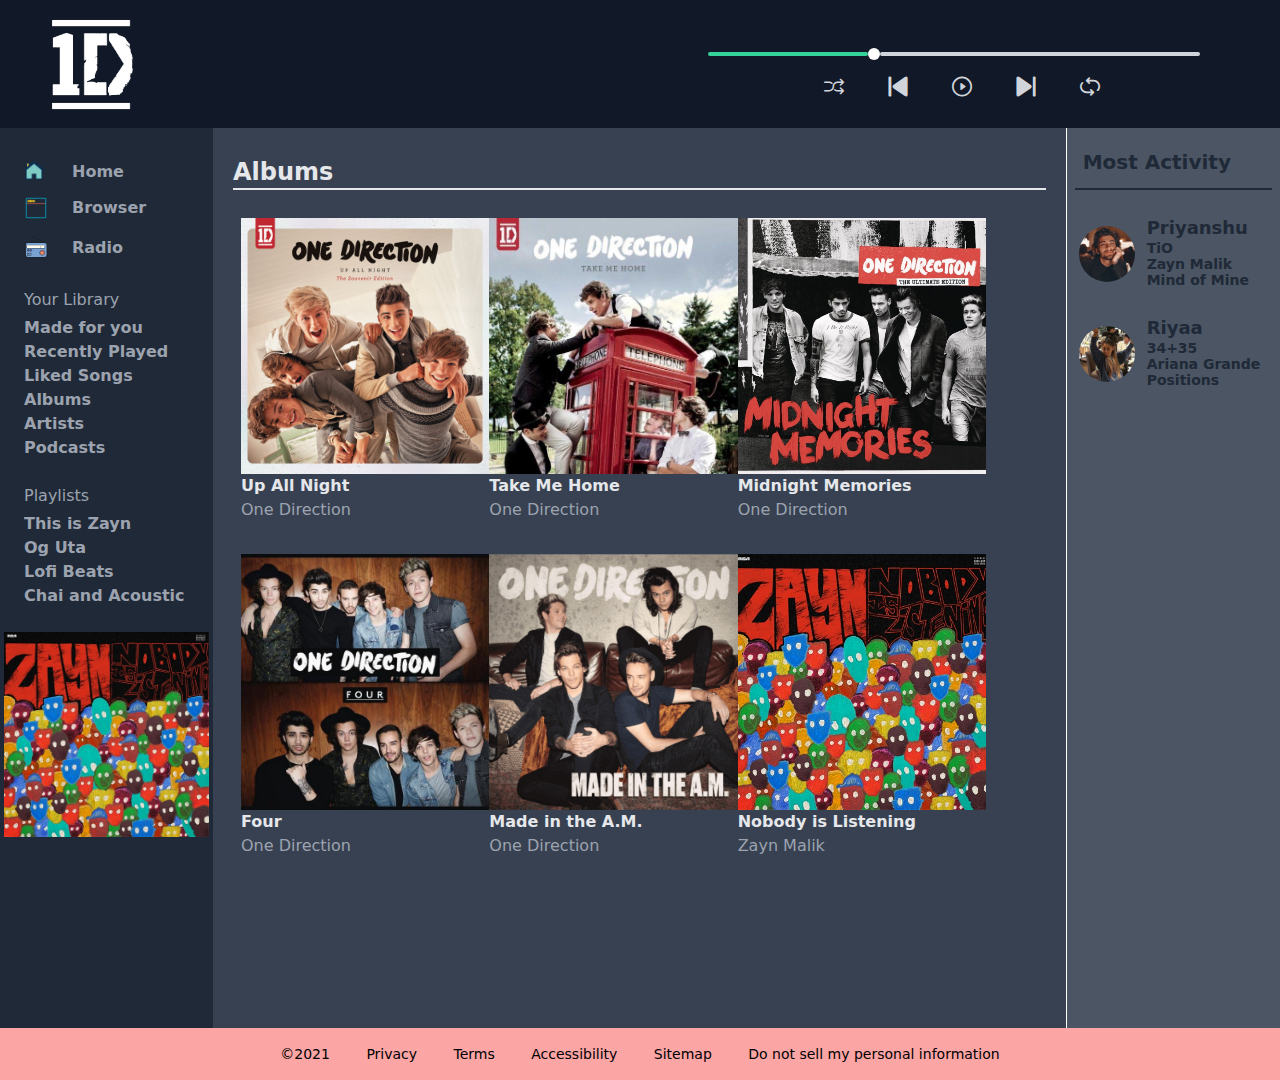
<file: pages/Songs.html>
<html lang="en">
<head>
    <meta charset="UTF-8">
    <meta name="viewport" content="width=device-width, initial-scale=1.0">
    <link rel="stylesheet" href="../styles.css">
    <link rel="stylesheet" href="font/flaticon.css">
    <link rel="shortcut icon" type="image/x-icon" href="pages/Images/1Dlogo.png" />
    <title>1D Fandom</title>
</head>
<body>

    <!--Header-->
    <div class=" bg-gray-900 flex justify-between">
        <div class=" text-center py-4 pl-5">
            <a href="../index.html">
                <img class="w-36 h-24 cursor-pointer" src="Images/1Dlogo.png" alt="one-direction-Logo">
            </a>
        </div>
        <!-- Dummy Media Player -->
        <div class="align-middle">
            <div class="flex items-center">
                <div class="h-1 w-40 bg-green-400  mt-12 rounded-full"></div>
                <div class="w-3 h-3 bg-white rounded-full mt-12 transform hover:scale-125"></div>
                <div class="h-1 w-80 bg-gray-300  mt-12 mr-20 rounded-full"></div>
            </div>
            <div class="text-gray-300 flex space-x-6 p-3 pl-24">
                <div class="transform hover:scale-125">
                    <i class="flaticon-shuffle"></i>
                </div>
                <div class="transform hover:scale-75">
                    <i class="flaticon-previous"></i>
                </div>
                <div class="transform hover:scale-125">
                    <i class="flaticon-play-button"></i>
                </div>
                <div class="transform hover:scale-75">
                    <i class="flaticon-next"></i>
                </div>
                <div class="transform hover:scale-125">
                    <i class="flaticon-repeat"></i>
                </div>
            </div>
        </div>
    </div>

    <div class="flex">
        <div class="h-screen bg-gray-800 w-2/12">
            <div class="l-7 space-y-3 mt-7">
                <div class="flex font-semibold text-gray-400 hover:text-gray-200 pl-4 border-l-4 border-gray-800 hover:border-green-500 cursor-pointer"><img src="Images/icons/Home.png" class="w-7 mr-6"><p class="mt-1">Home</p></div>
                <div class="flex font-semibold text-gray-400 hover:text-gray-200 pl-4 border-l-4 border-gray-800 hover:border-green-500 cursor-pointer"><img src="Images/icons/browser.png" class="w-6 ml-1 mr-6"><p>Browser</p></div>
                <div class="flex font-semibold text-gray-400 hover:text-gray-200 pl-4 border-l-4 border-gray-800 hover:border-green-500 cursor-pointer"><img src="Images/icons/radio.png" class="w-8 mr-5"><p class="mt-1">Radio</p></div>
            </div>
            <div class="overflow-y-auto h-80 ml-6 mt-5 cursor-default">
                <div class="leading-loose text-gray-400 ">Your Library</div>
                <div class="font-semibold text-gray-400 hover:text-gray-200">Made for you</div>
                <div class="font-semibold text-gray-400 hover:text-gray-200">Recently Played</div>
                <div class="font-semibold text-gray-400 hover:text-gray-200">Liked Songs</div>
                <div class="font-semibold text-gray-400 hover:text-gray-200">Albums</div>
                <div class="font-semibold text-gray-400 hover:text-gray-200">Artists</div>
                <div class="font-semibold text-gray-400 hover:text-gray-200">Podcasts</div>
                <div class="leading-loose text-gray-400 mt-5">Playlists</div>
                <div class="font-semibold text-gray-400 hover:text-gray-200">This is Zayn</div>
                <div class="font-semibold text-gray-400 hover:text-gray-200">Og Uta</div>
                <div class="font-semibold text-gray-400 hover:text-gray-200">Lofi Beats</div>
                <div class="font-semibold text-gray-400 hover:text-gray-200">Chai and Acoustic</div>
                <div class="font-semibold text-gray-400 hover:text-gray-200">This is MC Virgins</div>
                <div class="font-semibold text-gray-400 hover:text-gray-200">HRVY-s Jam</div>
                <div class="font-semibold text-gray-400 hover:text-gray-200">Pop Shots</div>
                <div class="font-semibold text-gray-400 hover:text-gray-200">Bedroom's Jam</div>
            </div>
            <img src="Images/AlbumCovers/Zayne-Nobody-is-Listening.jpg" class="mt-6 p-1">
        </div>
        <iframe src="Songs_albums.html" class="h-screen w-4/6"></iframe>
        <div class="h-screen bg-gray-600 w-2/12 cursor-default">
            <div class="l-7 space-y-3 mt-4">
                <div class="flex font-bold text-gray-800 hover:text-gray-200 pl-4 cursor-pointer"><p class="mt-1 text-xl">Most Activity</p></div>
                <div class="h-0.5 bg-gray-800 mx-2"></div>
                <div class="flex ml-3 pt-3">
                    <img src="Images/Members/Priyanshu.jpg" class="w-14 h-14 mt-3 rounded-full">
                    <div class="flex flex-col font-semibold">
                        <div class="font-bold text-gray-800 hover:text-gray-400 text-lg ml-3">Priyanshu</div>
                        <div class="text-gray-800 text-sm ml-3 -mt-1">TiO</div>
                        <div class="text-gray-800 text-sm ml-3 -mt-1">Zayn Malik</div>
                        <div class="text-gray-800 text-sm ml-3 -mt-1">Mind of Mine</div>
                    </div>
                </div>
                <div class="flex ml-3 pt-3">
                    <img src="Images/Members/Riyaaa.jpg" class="w-14 h-14 mt-3 rounded-full">
                    <div class="flex flex-col font-semibold">
                        <div class="font-bold text-gray-800 hover:text-gray-400 text-lg ml-3">Riyaa</div>
                        <div class="text-gray-800 text-sm ml-3 -mt-1">34+35</div>
                        <div class="text-gray-800 text-sm ml-3 -mt-1">Ariana Grande</div>
                        <div class="text-gray-800 text-sm ml-3 -mt-1">Positions</div>
                    </div>
                </div>
            </div>
        </div>
    </div>

    <!-- Footer -->
    <div class="bg-red-300 text-center text-sm py-4 space-x-8">
        <span class="hover:text-gray-500">&#169;2021</span>
        <span class="hover:text-gray-500 cursor-pointer">Privacy</span>
        <span class="hover:text-gray-500 cursor-pointer">Terms</span>
        <span class="hover:text-gray-500 cursor-pointer">Accessibility</span>
        <span class="hover:text-gray-500 cursor-pointer">Sitemap</span>
        <span class="hover:text-gray-500 cursor-pointer">Do not sell my personal information</span>
    </div>
    
</body>
</html>
</file>
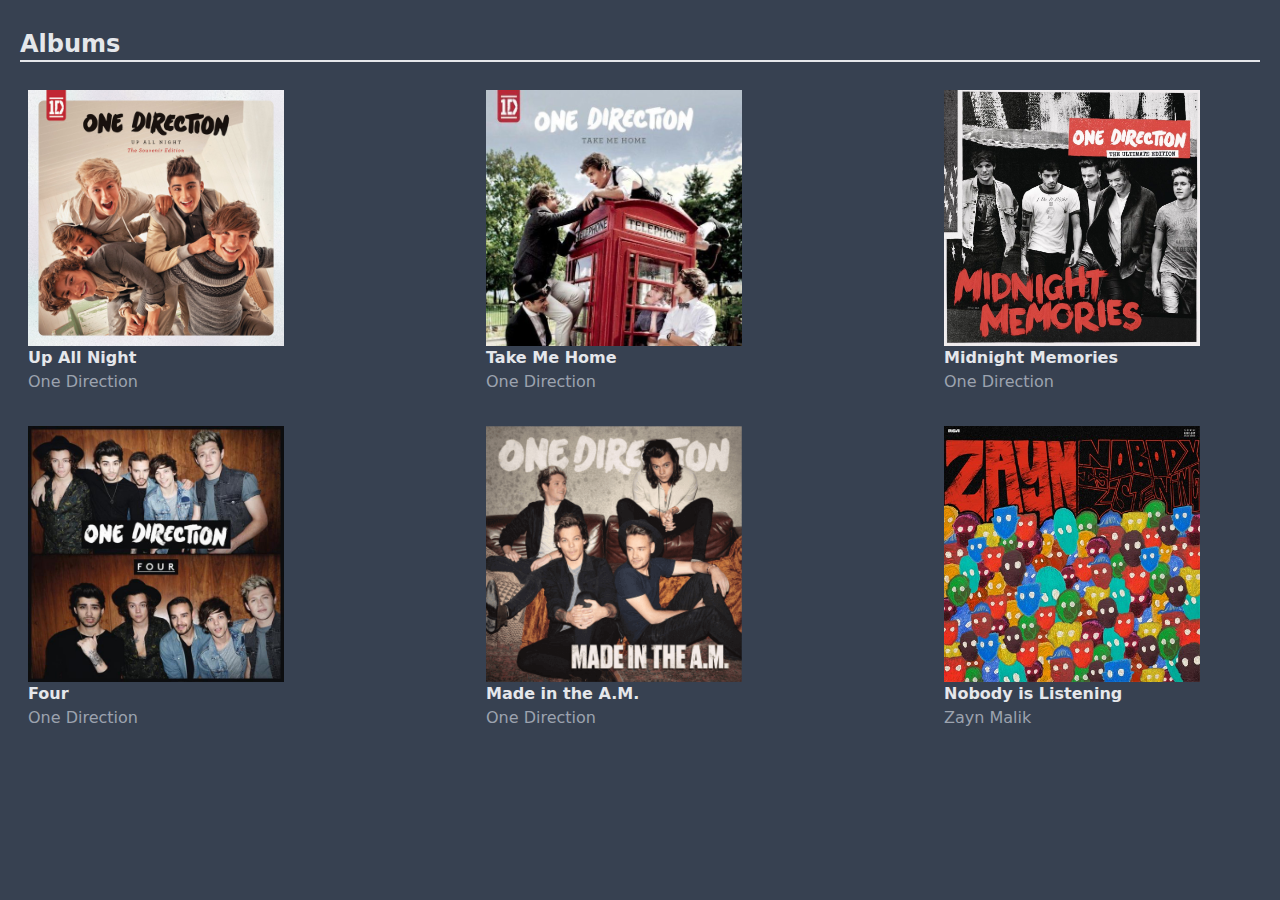
<file: pages/Songs_albums.html>
<html lang="en">
<head>
    <meta charset="UTF-8">
    <meta name="viewport" content="width=device-width, initial-scale=1.0">
    <link rel="stylesheet" href="../styles.css">
    <link rel="stylesheet" href="font/flaticon.css">
    <link rel="shortcut icon" type="image/x-icon" href="pages/Images/1Dlogo.png" />
    <title>1D Fandom</title>
</head>
<body class="bg-gray-700 cursor-default">
    <div class="mx-5 mt-7 text-2xl font-bold text-gray-200 border-b-2 border-gray-200 ">Albums</div>
    <div class="ml-7 mr-20 mt-7 flex justify-between">
        <div class="relative w-64 h-64">
            <img class="absolute inset-0 w-full h-full object-cover object-center" src="Images/AlbumCovers/UpAllNight.png">
            <a href="UpAllNight_songs.html">
                <div class="relative bg-gray-800 z-10 h-full w-full opacity-0 cursor-pointer hover:opacity-50">
                    <div class="text-white ml-24">
                        <i class="flaticon-play-button"></i>
                    </div>
                </div>
            </a>
            <div class="text-gray-200 font-semibold">Up All Night</div>
            <div class="text-gray-400 ">One Direction</div>
        </div>
        <div class="relative w-64 h-64">
            <img class="absolute inset-0 w-full h-full object-cover object-center" src="Images/AlbumCovers/TakeMeHome.jfif">
            <a href="TakeMeHome.html">
                <div class="relative bg-gray-800 z-10 h-full w-full opacity-0 cursor-pointer hover:opacity-50">
                    <div class="text-white ml-24">
                        <i class="flaticon-play-button"></i>
                    </div>
                </div>
            </a>
            <div class="text-gray-200 font-semibold">Take Me Home</div>
            <div class="text-gray-400 ">One Direction</div>
        </div>
        <div class="relative w-64 h-64">
            <img class="absolute inset-0 w-full h-full object-cover object-center" src="Images/AlbumCovers/MidnightMemories.jfif">
            <a href="MidnightMemories_songs.html">
                <div class="relative bg-gray-800 z-10 h-full w-full opacity-0 cursor-pointer hover:opacity-50">
                    <div class="text-white ml-24">
                        <i class="flaticon-play-button"></i>
                    </div>
                </div>
            </a>
            <div class="text-gray-200 font-semibold">Midnight Memories</div>
            <div class="text-gray-400 ">One Direction</div>
        </div>
    </div>
    <div class="ml-7 mr-20 mt-20 flex justify-between">
        <div class="relative w-64 h-64">
            <img class="absolute inset-0 w-full h-full object-cover object-center" src="Images/AlbumCovers/Four.jfif">
            <a href="Four_songs.html">
                <div class="relative bg-gray-800 z-10 h-full w-full opacity-0 cursor-pointer hover:opacity-50">
                    <div class="text-white ml-24">
                        <i class="flaticon-play-button"></i>
                    </div>
                </div>
            </a>
            <div class="text-gray-200 font-semibold">Four</div>
            <div class="text-gray-400 ">One Direction</div>
        </div>
        <div class="relative w-64 h-64">
            <img class="absolute inset-0 w-full h-full object-cover object-center" src="Images/AlbumCovers/MadeintheAM1.png">
            <a href="MadeInTheAM_songs.html">
                <div class="relative bg-gray-800 z-10 h-full w-full opacity-0 cursor-pointer hover:opacity-50">
                    <div class="text-white ml-24">
                        <i class="flaticon-play-button"></i>
                    </div>
                </div>
            </a>
            <div class="text-gray-200 font-semibold">Made in the A.M.</div>
            <div class="text-gray-400 ">One Direction</div>
        </div>
        <div class="relative w-64 h-64">
            <img class="absolute inset-0 w-full h-full object-cover object-center" src="Images/AlbumCovers/Zayne-Nobody-is-Listening.jpg">
            <a href="NobodyIsListening_songs.html">
                <div class="relative bg-gray-800 z-10 h-full w-full opacity-0 cursor-pointer hover:opacity-25">
                    <div class="text-white ml-24">
                        <i class="flaticon-play-button"></i>
                    </div>
                </div>
            </a>
            <div class="text-gray-200 font-semibold">Nobody is Listening</div>
            <div class="text-gray-400 ">Zayn Malik</div>
        </div>
    </div>
</body>
</html>
</file>
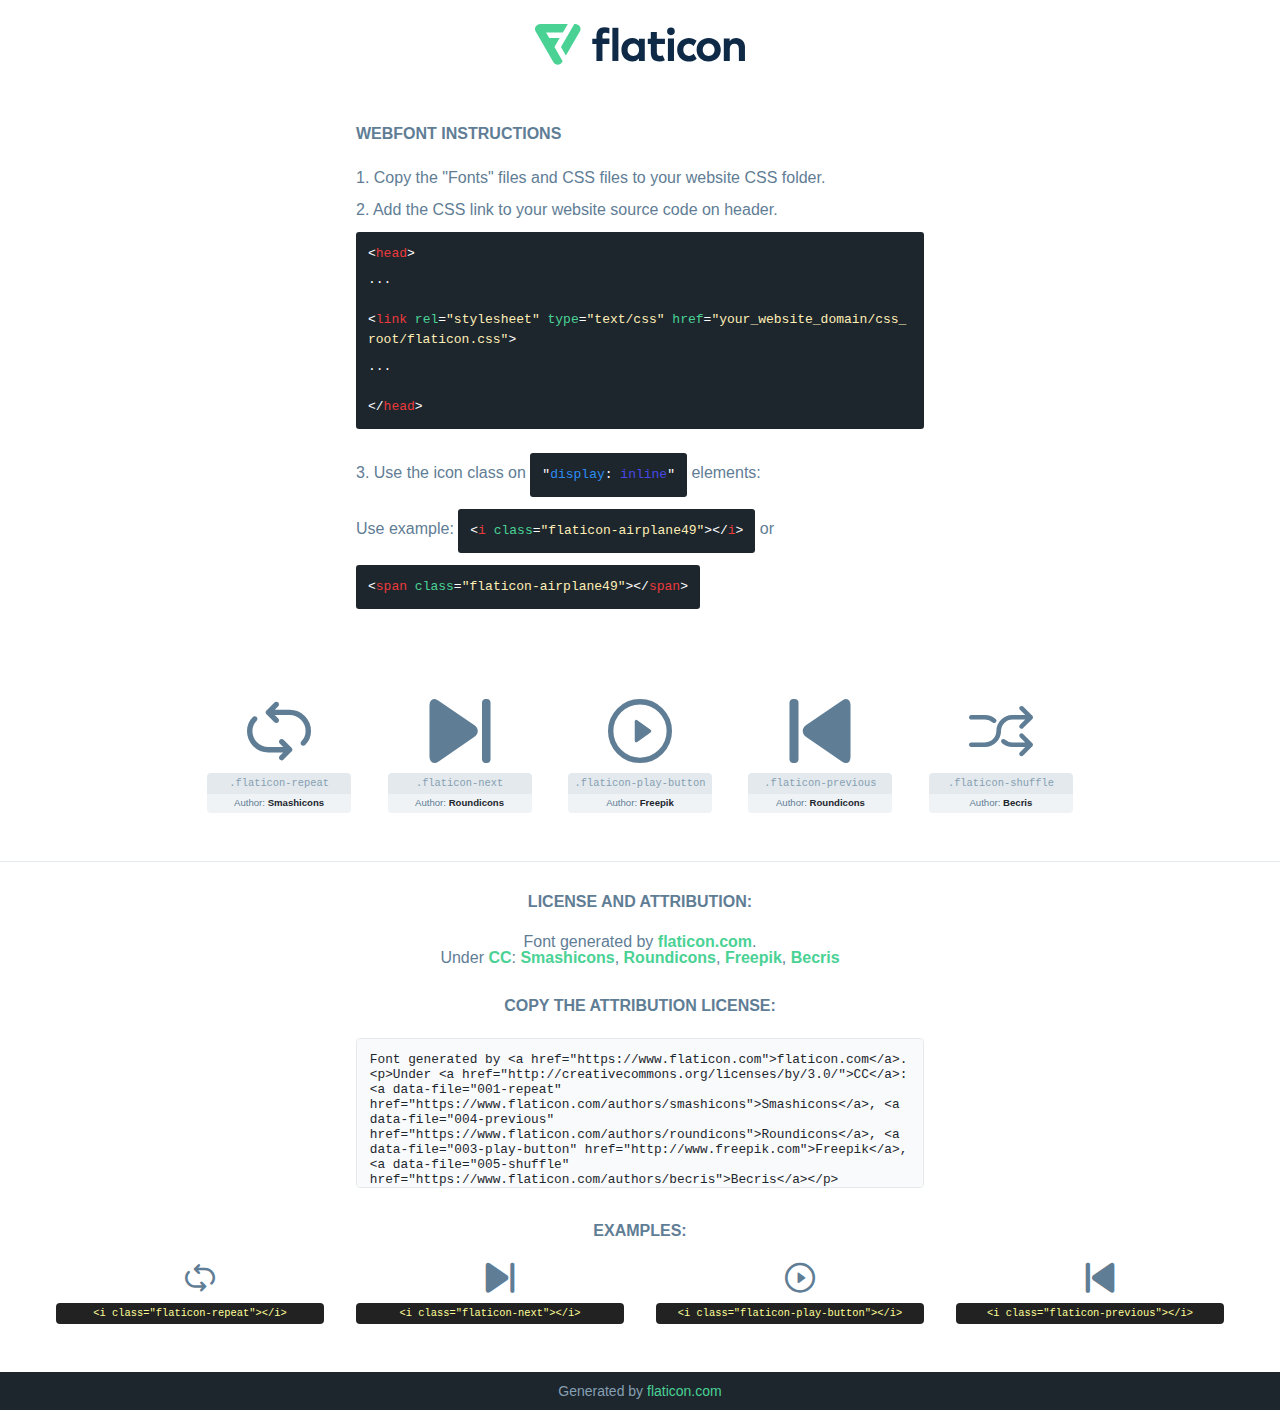
<file: pages/font/flaticon.html>
<!DOCTYPE html>
<!--
  Flaticon icon font: Flaticon
  Creation date: 20/01/2021 20:44
-->
<html>

<head>
    <title>Flaticon Webfont</title>
    <link rel="stylesheet" type="text/css" href="flaticon.css">
    <meta charset="UTF-8">
    <style>
    html, body, div, span, applet, object, iframe,
    h1, h2, h3, h4, h5, h6, p, blockquote, pre,
    a, abbr, acronym, address, big, cite, code,
    del, dfn, em, img, ins, kbd, q, s, samp,
    small, strike, strong, sub, sup, tt, var,
    b, u, i, center,
    dl, dt, dd, ol, ul, li,
    fieldset, form, label, legend,
    table, caption, tbody, tfoot, thead, tr, th, td,
    article, aside, canvas, details, embed,
    figure, figcaption, footer, header, hgroup,
    menu, nav, output, ruby, section, summary,
    time, mark, audio, video {
        margin: 0;
        padding: 0;
        border: 0;
        font-size: 100%;
        font: inherit;
        vertical-align: baseline;
    }
    /* HTML5 display-role reset for older browsers */
    article, aside, details, figcaption, figure,
    footer, header, hgroup, menu, nav, section {
        display: block;
    }
    body {
        line-height: 1;
    }
    ol, ul {
        list-style: none;
    }
    blockquote, q {
        quotes: none;
    }
    blockquote:before, blockquote:after,
    q:before, q:after {
        content: '';
        content: none;
    }
    table {
        border-collapse: collapse;
        border-spacing: 0;
    }
    body {
        font-family: Helvetica, Arial, sans-serif;
        font-size: 16px;
        color: #5f7d95;
    }
    a {
        color: #4AD295;
        font-weight: bold;
        text-decoration: none;
    }
    * {
        -moz-box-sizing: border-box;
        -webkit-box-sizing: border-box;
        box-sizing: border-box;
        margin: 0;
        padding: 0;
    }
    [class^="flaticon-"]:before, [class*=" flaticon-"]:before, [class^="flaticon-"]:after, [class*=" flaticon-"]:after {
        font-family: Flaticon;
        font-size: 30px;
        font-style: normal;
        margin-left: 20px;
        color: #333;
    }
    .wrapper {
        max-width: 600px;
        margin: auto;
        padding: 0 1em;
    }
    .title {
        margin-bottom: 24px;
        text-transform: uppercase;
        font-weight: bold;
    }
    header {
        text-align: center;
        padding: 24px;
    }
    header .logo {
        width: 210px;
        height: auto;
        border: none;
        display: inline-block;
    }
    header strong {
        font-size: 28px;
        font-weight: 500;
        vertical-align: middle;
    }
    .demo {
        margin: 2em auto;
        line-height: 1.25em;
    }
    .demo ul li {
        margin-bottom: 12px;
    }
    .demo ul li code {
        background-color: #1D262D;
        border-radius: 3px;
        padding: 12px;
        display: inline-block;
        color: #fff;
        font-family: Consolas,Monaco,Lucida Console,Liberation Mono,DejaVu Sans Mono,Bitstream Vera Sans Mono,Courier New, monospace;
        font-weight: lighter;
        margin-top: 12px;
        font-size: 13px;
        word-break: break-all;
    }
    .demo ul li code .red {
        color: #EC3A3B;
    }
    .demo ul li code .green {
        color: #4AD295;
    }
    .demo ul li code .yellow {
        color: #FFEEB6;
    }
    .demo ul li code .blue {
        color: #2C8CF4;
    }
    .demo ul li code .purple {
        color: #4949E7;
    }
    .demo ul li code .dots {
        margin-top: 0.5em;
        display: block;
    }
    #glyphs {
        border-bottom: 1px solid #E3E9ED;
        padding: 2em 0;
        text-align: center;
    }
    .glyph {
        display: inline-block;
        width: 9em;
        margin: 1em;
        text-align: center;
        vertical-align: top;
        background: #FFF;
    }
    .glyph .glyph-icon {
        padding: 10px;
        display: block;
        font-family:"Flaticon";
        font-size: 64px;
        line-height: 1;
    }
    .glyph .glyph-icon:before {
        font-size: 64px;
        color: #5f7d95;
        margin-left: 0;
    }
    .class-name {
        font-size: 0.65em;
        background-color: #E3E9ED;
        color: #869FB2;
        border-radius: 4px 4px 0 0;
        padding: 0.5em;
        font-family: Consolas,Monaco,Lucida Console,Liberation Mono,DejaVu Sans Mono,Bitstream Vera Sans Mono,Courier New, monospace;
    }
    .author-name {
        font-size: 0.6em;
        background-color: #EFF3F6;
        border-top: 0;
        border-radius: 0 0 4px 4px;
        padding: 0.5em;
    }
    .author-name a {
        color: #1D262D;
    }
    .class-name:last-child {
        font-size: 10px;
        color:#888;
    }
    .class-name:last-child a {
        font-size: 10px;
        color:#555;
    }
    .glyph > input {
        display: block;
        width: 100px;
        margin: 5px auto;
        text-align: center;
        font-size: 12px;
        cursor: text;
    }
    .glyph > input.icon-input {
        font-family:"Flaticon";
        font-size: 16px;
        margin-bottom: 10px;
    }
    .attribution .title {
        margin-top: 2em;
    }
    .attribution textarea {
        background-color: #F8FAFB;
        color: #1D262D;
        padding: 1em;
        border: none;
        box-shadow: none;
        border: 1px solid #E3E9ED;
        border-radius: 4px;
        resize: none;
        width: 100%;
        height: 150px;
        font-size: 0.8em;
        font-family: Consolas,Monaco,Lucida Console,Liberation Mono,DejaVu Sans Mono,Bitstream Vera Sans Mono,Courier New, monospace;
        -webkit-appearance: none;
    }
    .attribution textarea:hover {
        border-color: #CFD9E0;
    }
    .attribution textarea:focus {
        border-color: #4AD295;
    }
    .iconsuse {
        margin: 2em auto;
        text-align: center;
        max-width: 1200px;
    }
    .iconsuse:after {
        content: '';
        display: table;
        clear: both;
    }
    .iconsuse .image {
        float: left;
        width: 25%;
        padding: 0 1em;
    }
    .iconsuse .image p {
        margin-bottom: 1em;
    }
    .iconsuse .image span {
        display: block;
        font-size: 0.65em;
        background-color: #222;
        color: #fff;
        border-radius: 4px;
        padding: 0.5em;
        color: #FFFF99;
        margin-top: 1em;
        font-family: Consolas,Monaco,Lucida Console,Liberation Mono,DejaVu Sans Mono,Bitstream Vera Sans Mono,Courier New, monospace;
    }
    .glyph-icon:before {
        color: #5f7d95;
    }
    #footer {
        text-align: center;
        background-color: #1D262D;
        color: #869FB2;
        padding: 12px;
        font-size: 14px;
    }
    #footer a {
        font-weight: normal;
    }
    @media (max-width: 960px) {
        .iconsuse .image {
            width: 50%;
        }
    }
    </style>
</head>

<body class="characters-off">

    <header>
        <a href="https://www.flaticon.com/" target="_blank" class="logo">
            <svg xmlns="http://www.w3.org/2000/svg" viewBox="0 0 394.3 76.5"><path d="M156.6,69.4H145.3V7.1h11.3Z" style="fill:#0e2a47"/><path d="M206.2,69.4h-11V64.8a15.4,15.4,0,0,1-12.6,5.7c-11.6,0-20.3-9.5-20.3-22.1s8.8-22.1,20.3-22.1a15.4,15.4,0,0,1,12.6,5.8V27.5h11Zm-32.4-21c0,6.4,4.2,11.6,10.8,11.6s10.8-4.9,10.8-11.6-4.4-11.6-10.8-11.6S173.9,42,173.9,48.4Z" style="fill:#0e2a47"/><path d="M262.5,13.7a7.2,7.2,0,0,1-14.4,0,7.2,7.2,0,1,1,14.4,0ZM261,69.4H249.6v-42H261Z" style="fill:#0e2a47"/><path id="_Trazado_" data-name="&lt;Trazado&gt;" d="M139.6,17.8a16.6,16.6,0,0,0-8-1.4c-3.2.4-4.9,2-4.9,5.9v5.1h13V37.5h-13v32H115.4v-32h-7.8v-10h7.8V22.2c0-9.9,5.2-16.3,15-16.3a23.4,23.4,0,0,1,9.3,1.8Z" style="fill:#0e2a47"/><path d="M235.1,60c-3.5,0-6.3-1.9-6.3-7.1V37.5H244v-10H228.8V15H217.5V27.5h-5.7v10h5.7V53.7c0,10.9,5.3,16.8,15.7,16.8A22.9,22.9,0,0,0,244,68l-4.3-9.1A12.3,12.3,0,0,1,235.1,60Z" style="fill:#0e2a47"/><path d="M348.9,48.4c0,12.6-9.7,22.1-22.7,22.1s-22.7-9.4-22.7-22.1,9.6-22.1,22.7-22.1S348.9,35.8,348.9,48.4Zm-33.9,0c0,6.8,4.8,11.6,11.1,11.6s11.2-4.8,11.2-11.6-4.8-11.6-11.2-11.6S315.1,41.6,315.1,48.4Z" style="fill:#0e2a47"/><path d="M394.3,42.7V69.4H382.9V46.3c0-6.1-3-9.4-8.2-9.4s-8.9,3.2-8.9,9.5v23H354.6v-42h11v4.9c3-4.5,7.6-6.1,12.3-6.1C387.5,26.3,394.3,33,394.3,42.7Z" style="fill:#0e2a47"/><path d="M298,55.7h0a12.4,12.4,0,0,1-8.2,4.2h-.9l-1.8-.2a10,10,0,0,1-7.4-5.6,13.2,13.2,0,0,1-1.2-5.8,13,13,0,0,1,1.3-5.9,10.1,10.1,0,0,1,7.5-5.5h2.4a11.7,11.7,0,0,1,8.3,4.2l5.5-9.6a19.9,19.9,0,0,0-8.1-4.3,23.4,23.4,0,0,0-6.1-.8,25.2,25.2,0,0,0-7.5,1.1,20.9,20.9,0,0,0-8,4.6,21.9,21.9,0,0,0-6.8,16.4,21.9,21.9,0,0,0,6.7,16.3,20.9,20.9,0,0,0,8,4.6,25.2,25.2,0,0,0,7.7,1.2,23.6,23.6,0,0,0,6.2-.8,20,20,0,0,0,8.1-4.4Z" style="fill:#0e2a47"/><path d="M46.3,26.5H26.9L20.8,16H52.4L61.6,0H9.4A9.3,9.3,0,0,0,1.3,4.7a9.3,9.3,0,0,0,0,9.4L34.6,71.8a9.4,9.4,0,0,0,16.2,0l1.1-1.9L36.6,43.3Z" style="fill:#4ad295"/><path d="M84.2,4.7A9.3,9.3,0,0,0,76.1,0H73.8l-25,43.3,9.2,16L84.2,14A9.3,9.3,0,0,0,84.2,4.7Z" style="fill:#4ad295"/></svg>
        </a>
    </header>

    <section class="demo wrapper">

        <p class="title">Webfont Instructions</p>

        <ul>
            <li>
                <span class="num">1. </span>Copy the "Fonts" files and CSS files to your website CSS folder.
            </li>
            <li>
                <span class="num">2. </span>Add the CSS link to your website source code on header.
                <code class="big">
                    &lt;<span class="red">head</span>&gt;
                    <br/><span class="dots">...</span>
                    <br/>&lt;<span class="red">link</span> <span class="green">rel</span>=<span class="yellow">"stylesheet"</span> <span class="green">type</span>=<span class="yellow">"text/css"</span> <span class="green">href</span>=<span class="yellow">"your_website_domain/css_root/flaticon.css"</span>&gt;
                    <br/><span class="dots">...</span>
                    <br/>&lt;/<span class="red">head</span>&gt;
                </code>
            </li>

            <li>
                <p>
                    <span class="num">3. </span>Use the icon class on <code>"<span class="blue">display</span>:<span class="purple"> inline</span>"</code> elements:
                    <br />
                    Use example: <code>&lt;<span class="red">i</span> <span class="green">class</span>=<span class="yellow">&quot;flaticon-airplane49&quot;</span>&gt;&lt;/<span class="red">i</span>&gt;</code> or <code>&lt;<span class="red">span</span> <span class="green">class</span>=<span class="yellow">&quot;flaticon-airplane49&quot;</span>&gt;&lt;/<span class="red">span</span>&gt;</code>
            </li>
        </ul>

    </section>




   <section id="glyphs">          
    
      
        <div class="glyph"><div class="glyph-icon flaticon-repeat"></div>
            <div class="class-name">.flaticon-repeat</div>
            <div class="author-name">Author: <a data-file="001-repeat" href="https://www.flaticon.com/authors/smashicons">Smashicons</a> </div> 
        </div>        
        
        <div class="glyph"><div class="glyph-icon flaticon-next"></div>
            <div class="class-name">.flaticon-next</div>
            <div class="author-name">Author: <a data-file="002-next" href="https://www.flaticon.com/authors/roundicons">Roundicons</a> </div> 
        </div>        
        
        <div class="glyph"><div class="glyph-icon flaticon-play-button"></div>
            <div class="class-name">.flaticon-play-button</div>
            <div class="author-name">Author: <a data-file="003-play-button" href="http://www.freepik.com">Freepik</a> </div> 
        </div>        
        
        <div class="glyph"><div class="glyph-icon flaticon-previous"></div>
            <div class="class-name">.flaticon-previous</div>
            <div class="author-name">Author: <a data-file="004-previous" href="https://www.flaticon.com/authors/roundicons">Roundicons</a> </div> 
        </div>        
        
        <div class="glyph"><div class="glyph-icon flaticon-shuffle"></div>
            <div class="class-name">.flaticon-shuffle</div>
            <div class="author-name">Author: <a data-file="005-shuffle" href="https://www.flaticon.com/authors/becris">Becris</a> </div> 
        </div>        
        

    </section>



    <section class="attribution wrapper"   style="text-align:center;">

      <div class="title">License and attribution:</div><div class="attrDiv">Font generated by <a href="https://www.flaticon.com">flaticon.com</a>. <div><p>Under <a href="http://creativecommons.org/licenses/by/3.0/">CC</a>: <a data-file="001-repeat" href="https://www.flaticon.com/authors/smashicons">Smashicons</a>, <a data-file="004-previous" href="https://www.flaticon.com/authors/roundicons">Roundicons</a>, <a data-file="003-play-button" href="http://www.freepik.com">Freepik</a>, <a data-file="005-shuffle" href="https://www.flaticon.com/authors/becris">Becris</a></p>  </div>
      </div>
      <div class="title">Copy the Attribution License:</div>

    <textarea onclick="this.focus();this.select();">Font generated by &lt;a href=&quot;https://www.flaticon.com&quot;&gt;flaticon.com&lt;/a&gt;. <p>Under <a href="http://creativecommons.org/licenses/by/3.0/">CC</a>: <a data-file="001-repeat" href="https://www.flaticon.com/authors/smashicons">Smashicons</a>, <a data-file="004-previous" href="https://www.flaticon.com/authors/roundicons">Roundicons</a>, <a data-file="003-play-button" href="http://www.freepik.com">Freepik</a>, <a data-file="005-shuffle" href="https://www.flaticon.com/authors/becris">Becris</a></p>  
     </textarea>

    </section>

    <section class="iconsuse">

          <div class="title">Examples:</div>            
             
            <div class="image">
                <p>
                    <i class="glyph-icon flaticon-repeat"></i> 
                    <span>&lt;i class=&quot;flaticon-repeat&quot;&gt;&lt;/i&gt;</span>
                </p>
            </div>
            
            <div class="image">
                <p>
                    <i class="glyph-icon flaticon-next"></i> 
                    <span>&lt;i class=&quot;flaticon-next&quot;&gt;&lt;/i&gt;</span>
                </p>
            </div>
            
            <div class="image">
                <p>
                    <i class="glyph-icon flaticon-play-button"></i> 
                    <span>&lt;i class=&quot;flaticon-play-button&quot;&gt;&lt;/i&gt;</span>
                </p>
            </div>
            
            <div class="image">
                <p>
                    <i class="glyph-icon flaticon-previous"></i> 
                    <span>&lt;i class=&quot;flaticon-previous&quot;&gt;&lt;/i&gt;</span>
                </p>
            </div>
                       
        </div>
                            
    </section>

<div id="footer">
    <div>Generated by <a href="https://www.flaticon.com">flaticon.com</a>
    </div>
</div>



</body>
</html>
</file>
<file: pages/font/flaticon.css>
/*
  	Flaticon icon font: Flaticon
  	Creation date: 20/01/2021 20:44
  	*/

@font-face {
  font-family: "Flaticon";
  src: url("./Flaticon.eot");
  src: url("./Flaticon.eot?#iefix") format("embedded-opentype"),
       url("./Flaticon.woff2") format("woff2"),
       url("./Flaticon.woff") format("woff"),
       url("./Flaticon.ttf") format("truetype"),
       url("./Flaticon.svg#Flaticon") format("svg");
  font-weight: normal;
  font-style: normal;
}

@media screen and (-webkit-min-device-pixel-ratio:0) {
  @font-face {
    font-family: "Flaticon";
    src: url("./Flaticon.svg#Flaticon") format("svg");
  }
}

[class^="flaticon-"]:before, [class*=" flaticon-"]:before,
[class^="flaticon-"]:after, [class*=" flaticon-"]:after {   
  font-family: Flaticon;
        font-size: 20px;
font-style: normal;
margin-left: 20px;
}

.flaticon-repeat:before { content: "\f100"; }
.flaticon-next:before { content: "\f101"; }
.flaticon-play-button:before { content: "\f102"; }
.flaticon-previous:before { content: "\f103"; }
.flaticon-shuffle:before { content: "\f104"; }
</file>
